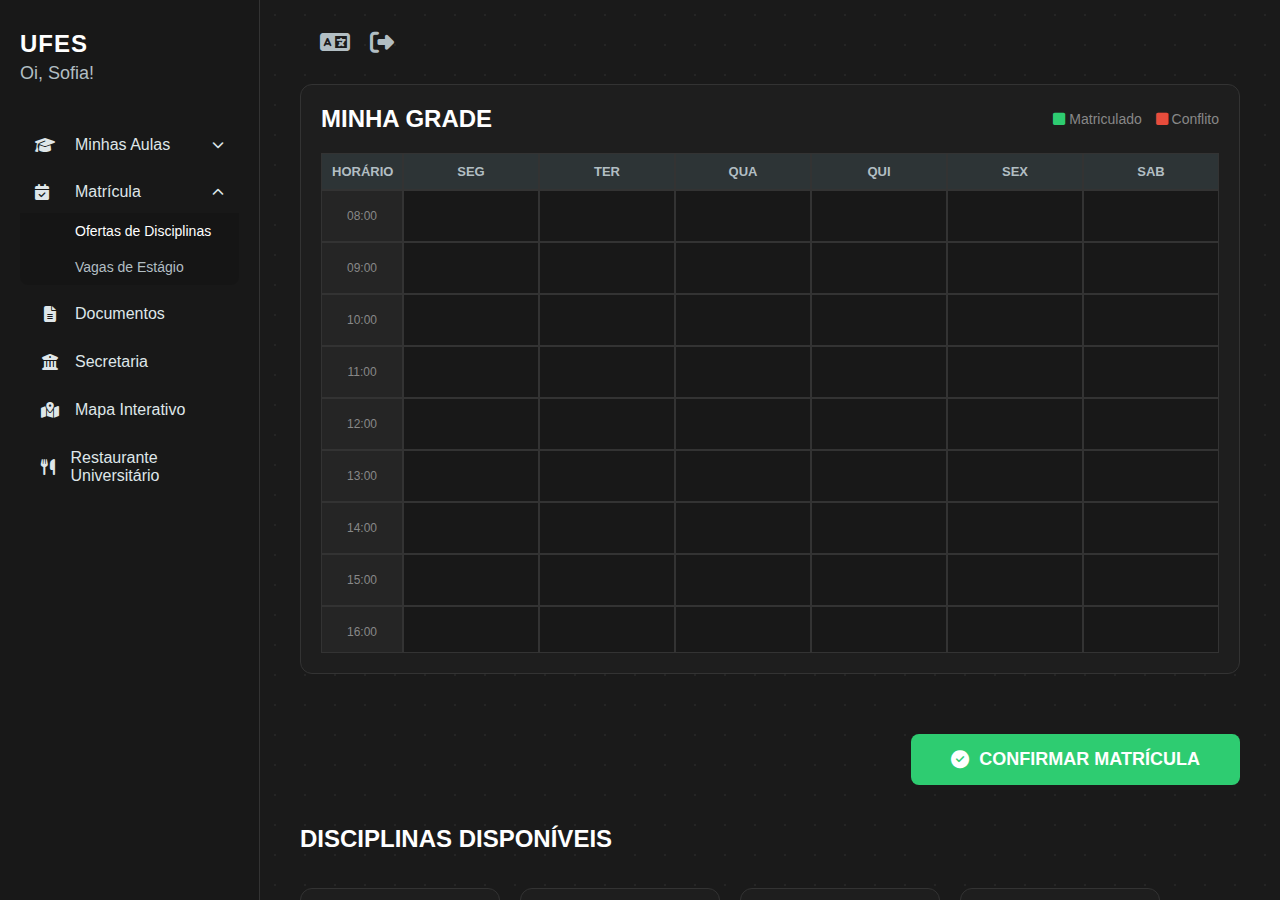
<file: index.html>
<!DOCTYPE html>
<html lang="pt-BR">
<head>
    <meta charset="UTF-8">
    <meta name="viewport" content="width=device-width, initial-scale=1.0">
    <title>UFES - Matrícula Semestral</title>
    
    <link rel="stylesheet" href="https://cdnjs.cloudflare.com/ajax/libs/font-awesome/6.4.0/css/all.min.css">
    
    <link rel="stylesheet" href="css/base.css">
    <link rel="stylesheet" href="css/sidebar.css">
    <link rel="stylesheet" href="css/components.css">
    <link rel="stylesheet" href="css/pages.css">
    <link rel="stylesheet" href="css/matricula.css">
</head>
<body>

    <aside class="sidebar">
        <div class="brand">
            <h1>UFES</h1>
            <p>Oi, Sofia!</p>
        </div>

        <nav class="accordion-menu">
            <div class="accordion-item">
                <button class="accordion-header" id="header-aulas">
                    <i class="fas fa-graduation-cap"></i> Minhas Aulas
                    <i class="fas fa-chevron-down arrow"></i>
                </button>
                <div class="accordion-content">
                    <a href="academico.html" class="sub-item">Acompanhamento</a>
                    <a href="curso.html" class="sub-item">Meu Curso</a>
                </div>
            </div>

            <div class="accordion-item active">
                <button class="accordion-header" id="header-matricula">
                    <i class="fas fa-calendar-check"></i> Matrícula
                    <i class="fas fa-chevron-down arrow"></i>
                </button>
                <div class="accordion-content" style="max-height: 200px;">
                    <a href="index.html" class="sub-item" style="color:#fff;">Ofertas de Disciplinas</a>
                    <a href="estagio.html" class="sub-item">Vagas de Estágio</a>
                </div>
            </div>

            <a href="documentos.html" class="nav-item">
                <i class="fas fa-file-alt"></i> Documentos
            </a>
            <a href="agenda.html" class="nav-item">
                <i class="fas fa-university"></i> Secretaria
            </a>
            
            <a href="mapa.html" class="nav-item">
                <i class="fas fa-map-marked-alt"></i> Mapa Interativo
            </a>
            <a href="cardapio.html" class="nav-item">
                <i class="fas fa-utensils"></i> Restaurante Universitário
            </a>
        </nav>
    </aside>

    <main class="main-content">
        
        <header class="top-header">
            <i class="fas fa-language icon-btn" title="Traduzir"></i>
            <i class="fas fa-sign-out-alt icon-btn" title="Sair"></i>
        </header>

        <div class="matricula-wrapper">
            
            <section class="schedule-section">
                <div class="schedule-header">
                    <h2 class="section-title" style="margin:0;">Minha Grade</h2>
                    <span style="color: #888; font-size: 14px;">
                        <i class="fas fa-square" style="color: #2ecc71;"></i> Matriculado 
                        <i class="fas fa-square" style="color: #e74c3c; margin-left:10px;"></i> Conflito
                    </span>
                </div>
                
                <div class="schedule-grid">
                    <div class="grid-header">Horário</div>
                    <div class="grid-header">SEG</div>
                    <div class="grid-header">TER</div>
                    <div class="grid-header">QUA</div>
                    <div class="grid-header">QUI</div>
                    <div class="grid-header">SEX</div>
                    <div class="grid-header">SAB</div>

                    <div class="grid-time-label">08:00</div>
                    <div class="grid-cell" data-day="seg" data-time="8"></div>
                    <div class="grid-cell" data-day="ter" data-time="8"></div>
                    <div class="grid-cell" data-day="qua" data-time="8"></div>
                    <div class="grid-cell" data-day="qui" data-time="8"></div>
                    <div class="grid-cell" data-day="sex" data-time="8"></div>
                    <div class="grid-cell" data-day="sab" data-time="8"></div>

                    <div class="grid-time-label">09:00</div>
                    <div class="grid-cell" data-day="seg" data-time="9"></div>
                    <div class="grid-cell" data-day="ter" data-time="9"></div>
                    <div class="grid-cell" data-day="qua" data-time="9"></div>
                    <div class="grid-cell" data-day="qui" data-time="9"></div>
                    <div class="grid-cell" data-day="sex" data-time="9"></div>
                    <div class="grid-cell" data-day="sab" data-time="9"></div>

                    <div class="grid-time-label">10:00</div>
                    <div class="grid-cell" data-day="seg" data-time="10"></div>
                    <div class="grid-cell" data-day="ter" data-time="10"></div>
                    <div class="grid-cell" data-day="qua" data-time="10"></div>
                    <div class="grid-cell" data-day="qui" data-time="10"></div>
                    <div class="grid-cell" data-day="sex" data-time="10"></div>
                    <div class="grid-cell" data-day="sab" data-time="10"></div>

                    <div class="grid-time-label">11:00</div>
                    <div class="grid-cell" data-day="seg" data-time="11"></div>
                    <div class="grid-cell" data-day="ter" data-time="11"></div>
                    <div class="grid-cell" data-day="qua" data-time="11"></div>
                    <div class="grid-cell" data-day="qui" data-time="11"></div>
                    <div class="grid-cell" data-day="sex" data-time="11"></div>
                    <div class="grid-cell" data-day="sab" data-time="11"></div>

                    <div class="grid-time-label">12:00</div>
                    <div class="grid-cell" data-day="seg" data-time="12"></div>
                    <div class="grid-cell" data-day="ter" data-time="12"></div>
                    <div class="grid-cell" data-day="qua" data-time="12"></div>
                    <div class="grid-cell" data-day="qui" data-time="12"></div>
                    <div class="grid-cell" data-day="sex" data-time="12"></div>
                    <div class="grid-cell" data-day="sab" data-time="12"></div>

                    <div class="grid-time-label">13:00</div>
                    <div class="grid-cell" data-day="seg" data-time="13"></div>
                    <div class="grid-cell" data-day="ter" data-time="13"></div>
                    <div class="grid-cell" data-day="qua" data-time="13"></div>
                    <div class="grid-cell" data-day="qui" data-time="13"></div>
                    <div class="grid-cell" data-day="sex" data-time="13"></div>
                    <div class="grid-cell" data-day="sab" data-time="13"></div>

                    <div class="grid-time-label">14:00</div>
                    <div class="grid-cell" data-day="seg" data-time="14"></div>
                    <div class="grid-cell" data-day="ter" data-time="14"></div>
                    <div class="grid-cell" data-day="qua" data-time="14"></div>
                    <div class="grid-cell" data-day="qui" data-time="14"></div>
                    <div class="grid-cell" data-day="sex" data-time="14"></div>
                    <div class="grid-cell" data-day="sab" data-time="14"></div>

                    <div class="grid-time-label">15:00</div>
                    <div class="grid-cell" data-day="seg" data-time="15"></div>
                    <div class="grid-cell" data-day="ter" data-time="15"></div>
                    <div class="grid-cell" data-day="qua" data-time="15"></div>
                    <div class="grid-cell" data-day="qui" data-time="15"></div>
                    <div class="grid-cell" data-day="sex" data-time="15"></div>
                    <div class="grid-cell" data-day="sab" data-time="15"></div>

                    <div class="grid-time-label">16:00</div>
                    <div class="grid-cell" data-day="seg" data-time="16"></div>
                    <div class="grid-cell" data-day="ter" data-time="16"></div>
                    <div class="grid-cell" data-day="qua" data-time="16"></div>
                    <div class="grid-cell" data-day="qui" data-time="16"></div>
                    <div class="grid-cell" data-day="sex" data-time="16"></div>
                    <div class="grid-cell" data-day="sab" data-time="16"></div>

                    <div class="grid-time-label">17:00</div>
                    <div class="grid-cell" data-day="seg" data-time="17"></div>
                    <div class="grid-cell" data-day="ter" data-time="17"></div>
                    <div class="grid-cell" data-day="qua" data-time="17"></div>
                    <div class="grid-cell" data-day="qui" data-time="17"></div>
                    <div class="grid-cell" data-day="sex" data-time="17"></div>
                    <div class="grid-cell" data-day="sab" data-time="17"></div>

                    <div class="grid-time-label">18:00</div>
                    <div class="grid-cell" data-day="seg" data-time="18"></div>
                    <div class="grid-cell" data-day="ter" data-time="18"></div>
                    <div class="grid-cell" data-day="qua" data-time="18"></div>
                    <div class="grid-cell" data-day="qui" data-time="18"></div>
                    <div class="grid-cell" data-day="sex" data-time="18"></div>
                    <div class="grid-cell" data-day="sab" data-time="18"></div>

                    <div class="grid-time-label">19:00</div>
                    <div class="grid-cell" data-day="seg" data-time="19"></div>
                    <div class="grid-cell" data-day="ter" data-time="19"></div>
                    <div class="grid-cell" data-day="qua" data-time="19"></div>
                    <div class="grid-cell" data-day="qui" data-time="19"></div>
                    <div class="grid-cell" data-day="sex" data-time="19"></div>
                    <div class="grid-cell" data-day="sab" data-time="19"></div>

                    <div class="grid-time-label">20:00</div>
                    <div class="grid-cell" data-day="seg" data-time="20"></div>
                    <div class="grid-cell" data-day="ter" data-time="20"></div>
                    <div class="grid-cell" data-day="qua" data-time="20"></div>
                    <div class="grid-cell" data-day="qui" data-time="20"></div>
                    <div class="grid-cell" data-day="sex" data-time="20"></div>
                    <div class="grid-cell" data-day="sab" data-time="20"></div>
                    
                    <div class="grid-time-label">21:00</div>
                    <div class="grid-cell" data-day="seg" data-time="21"></div>
                    <div class="grid-cell" data-day="ter" data-time="21"></div>
                    <div class="grid-cell" data-day="qua" data-time="21"></div>
                    <div class="grid-cell" data-day="qui" data-time="21"></div>
                    <div class="grid-cell" data-day="sex" data-time="21"></div>
                    <div class="grid-cell" data-day="sab" data-time="21"></div>
                    
                    <div class="grid-time-label">22:00</div>
                    <div class="grid-cell" data-day="seg" data-time="22"></div>
                    <div class="grid-cell" data-day="ter" data-time="22"></div>
                    <div class="grid-cell" data-day="qua" data-time="22"></div>
                    <div class="grid-cell" data-day="qui" data-time="22"></div>
                    <div class="grid-cell" data-day="sex" data-time="22"></div>
                    <div class="grid-cell" data-day="sab" data-time="22"></div>

                </div>
            </section>

            <div style="display: flex; justify-content: flex-end; margin-top: 20px;">
                <a href="sucesso_matricula.html" class="btn" style="background-color: #2ecc71; color: white; text-decoration: none; font-size: 18px; padding: 15px 40px; border-radius: 8px; display: flex; align-items: center; gap: 10px; transition: transform 0.2s;">
                <i class="fas fa-check-circle"></i> Confirmar Matrícula
                </a>
            </div>

            <section class="subjects-section">
                <h2 class="section-title">Disciplinas Disponíveis</h2>
                
                <div class="cards-container">
                    
                    <div class="subject-card">
                        <div class="period-badge">3º</div>
                        <div class="subject-icon"><i class="fas fa-calculator"></i></div>
                        <h3 class="subject-name">Cálculo II</h3>
                        <div class="subject-details">+Detalhes</div>
                        <button class="btn-view-classes" onclick="openModal('Cálculo II', 'calc2')">Ver Turmas</button>
                    </div>

                    <div class="subject-card">
                        <div class="period-badge">4º</div>
                        <div class="subject-icon"><i class="fas fa-network-wired"></i></div>
                        <h3 class="subject-name">Redes I</h3>
                        <div class="subject-details">+Detalhes</div>
                        <button class="btn-view-classes" onclick="openModal('Redes I', 'redes1')">Ver Turmas</button>
                    </div>

                    <div class="subject-card">
                        <div class="period-badge">2º</div>
                        <div class="subject-icon"><i class="fas fa-database"></i></div>
                        <h3 class="subject-name">Banco de Dados</h3>
                        <div class="subject-details">+Detalhes</div>
                        <button class="btn-view-classes" onclick="openModal('Banco de Dados', 'bd')">Ver Turmas</button>
                    </div>

                    <div class="subject-card">
                        <div class="period-badge">5º</div>
                        <div class="subject-icon"><i class="fas fa-robot"></i></div>
                        <h3 class="subject-name">Inteligência Art.</h3>
                        <div class="subject-details">+Detalhes</div>
                        <button class="btn-view-classes" onclick="openModal('Inteligência Art.', 'ia')">Ver Turmas</button>
                    </div>

                    <div class="subject-card">
                        <div class="period-badge" style="background-color: #9b59b6;">Opt</div>
                        <div class="subject-icon"><i class="fas fa-book-reader"></i></div>
                        <h3 class="subject-name">Lit. Russa</h3>
                        <div class="subject-details">+Detalhes</div>
                        <button class="btn-view-classes" onclick="openModal('Lit. Russa', 'lit')">Ver Turmas</button>
                    </div>

                </div>
            </section>
     
        </div>

    </main>

    <div class="modal-overlay" id="classModal">
        <div class="modal-content">
            <div class="modal-header">
                <h3 class="modal-title" id="modalSubjectTitle">Nome da Matéria</h3>
                <button class="close-modal" onclick="closeModal()"><i class="fas fa-times"></i></button>
            </div>
            
            <table class="classes-table">
                <thead>
                    <tr>
                        <th>Turno</th>
                        <th>Curso</th>
                        <th>Horário</th>
                        <th>Ação</th>
                    </tr>
                </thead>
                <tbody id="modalTableBody">
                    </tbody>
            </table>
        </div>
    </div>

    <script src="main.js"></script>
    <script>
        const classesData = {
            'calc2': [
                { id: 'c2-t1', shift: 'morning', course: 'Eng. Computação', days: ['seg', 'qua'], timeStart: 8, timeEnd: 10 },
                { id: 'c2-t2', shift: 'afternoon', course: 'Matemática', days: ['ter', 'qui'], timeStart: 14, timeEnd: 16 }
            ],
            'redes1': [
                { id: 'r1-t1', shift: 'morning', course: 'Ciência Comp.', days: ['seg', 'qua'], timeStart: 10, timeEnd: 12 },
                { id: 'r1-t2', shift: 'night', course: 'Sist. Info', days: ['ter', 'qui'], timeStart: 19, timeEnd: 21 }
            ],
            'bd': [
                { id: 'bd-t1', shift: 'morning', course: 'Ciência Comp.', days: ['ter', 'qui'], timeStart: 8, timeEnd: 10 }
            ],
            'ia': [
                { id: 'ia-t1', shift: 'morning', course: 'Eng. Computação', days: ['seg', 'qua'], timeStart: 8, timeEnd: 10 }
            ],
            'lit': [
                { id: 'lit-t1', shift: 'morning', course: 'Letras', days: ['sex'], timeStart: 8, timeEnd: 12 }
            ]
        };

        let enrolledClasses = [];

        function openModal(subjectName, subjectKey) {
            document.getElementById('modalSubjectTitle').innerText = subjectName;
            const tbody = document.getElementById('modalTableBody');
            tbody.innerHTML = '';

            const classes = classesData[subjectKey] || [];
            
            classes.forEach(cls => {
                let shiftIcon = '';
                if(cls.shift === 'morning') shiftIcon = '<i class="fas fa-sun shift-icon shift-morning"></i> Matutino';
                else if(cls.shift === 'afternoon') shiftIcon = '<i class="fas fa-cloud-sun shift-icon shift-afternoon"></i> Vespertino';
                else shiftIcon = '<i class="fas fa-moon shift-icon shift-night"></i> Noturno';

                const daysStr = cls.days.map(d => d.toUpperCase()).join('/');
                const timeStr = `${cls.timeStart}:00 - ${cls.timeEnd}:00`;

                const isEnrolled = enrolledClasses.includes(cls.id);
                const btnText = isEnrolled ? 'Remover' : 'Adicionar';
                const btnStyle = isEnrolled ? 'background-color: #c0392b;' : '';

                const tr = document.createElement('tr');
                tr.innerHTML = `
                    <td>${shiftIcon}</td>
                    <td>${cls.course}</td>
                    <td>${daysStr} <br> <small style="color:#888">${timeStr}</small></td>
                    <td>
                        <button class="btn-add" style="${btnStyle}" onclick="toggleEnrollment('${cls.id}', '${subjectName}', '${subjectKey}')">
                            ${btnText}
                        </button>
                    </td>
                `;
                tbody.appendChild(tr);
            });

            document.getElementById('classModal').style.display = 'flex';
        }

        function closeModal() {
            document.getElementById('classModal').style.display = 'none';
        }

        function toggleEnrollment(classId, subjectName, subjectKey) {
            
            if (enrolledClasses.includes(classId)) {
                enrolledClasses = enrolledClasses.filter(id => id !== classId);
                document.querySelectorAll(`.block-${classId}`).forEach(el => el.remove());
                
                refreshGridColors();

            } else {
                enrolledClasses.push(classId);
                const cls = classesData[subjectKey].find(c => c.id === classId);
                
                cls.days.forEach(day => {
                    for(let h = cls.timeStart; h < cls.timeEnd; h++) {
                        const cell = document.querySelector(`.grid-cell[data-day="${day}"][data-time="${h}"]`);
                        if(cell) {
                            const block = document.createElement('div');
                            block.className = `class-block block-${classId} block-green`;
                            block.innerHTML = `<strong>${subjectName.substr(0, 8)}..</strong>`;
                            cell.appendChild(block);
                        }
                    }
                });

                refreshGridColors();
            }

            closeModal();
        }

        function refreshGridColors() {
            // Verificar cada célula da grade
            const cells = document.querySelectorAll('.grid-cell');
            
            cells.forEach(cell => {
                const blocks = cell.querySelectorAll('.class-block');
                
                if (blocks.length > 1) {
                    // CONFLITO!
                    blocks.forEach(b => {
                        b.classList.remove('block-green');
                        b.classList.add('block-red');
                        b.setAttribute('title', 'Conflito de Horário!');
                    });
                } else if (blocks.length === 1) {
                    // Sem conflito
                    const b = blocks[0];
                    b.classList.remove('block-red');
                    b.classList.add('block-green');
                    b.removeAttribute('title');
                }
            });
        }

        // Fechar modal ao clicar fora
        window.onclick = function(event) {
            const modal = document.getElementById('classModal');
            if (event.target == modal) {
                closeModal();
            }
        }
    </script>
</body>
</html>
</file>
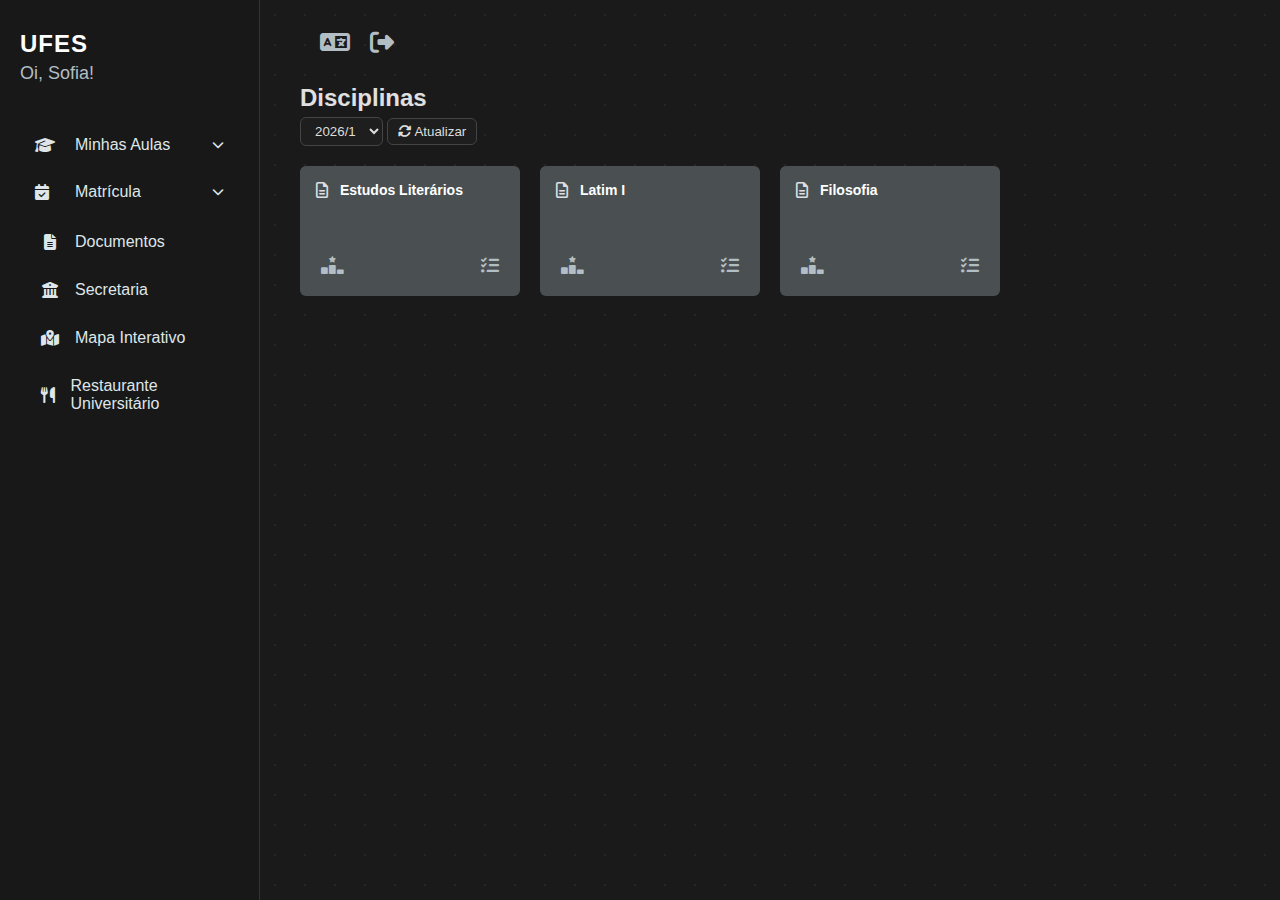
<file: academico.html>
<!DOCTYPE html>
<html lang="pt-BR">
<head>
    <meta charset="UTF-8">
    <meta name="viewport" content="width=device-width, initial-scale=1.0">
    <title>Acompanhamento Acadêmico</title>
    
    <link rel="stylesheet" href="https://cdnjs.cloudflare.com/ajax/libs/font-awesome/6.4.0/css/all.min.css">
    
    <link rel="stylesheet" href="css/base.css">
    <link rel="stylesheet" href="css/sidebar.css">
    <link rel="stylesheet" href="css/components.css">
    <link rel="stylesheet" href="css/pages.css">
    <link rel="stylesheet" href="css/documento.css">
    <script src="main.js"></script>

</head>
<body>

    <aside class="sidebar">
        <div class="brand">
            <h1>UFES</h1>
            <p>Oi, Sofia!</p>
        </div>

        <nav class="accordion-menu">
            <div class="accordion-item">
                <button class="accordion-header" id="header-aulas">
                    <i class="fas fa-graduation-cap"></i> Minhas Aulas
                    <i class="fas fa-chevron-down arrow"></i>
                </button>
                <div class="accordion-content">
                    <a href="academico.html" class="sub-item">Acompanhamento</a>
                    <a href="curso.html" class="sub-item">Meu Curso</a>
                </div>
            </div>

            <div class="accordion-item">
                <button class="accordion-header" id="header-matricula">
                    <i class="fas fa-calendar-check"></i> Matrícula
                    <i class="fas fa-chevron-down arrow"></i>
                </button>
                <div class="accordion-content">
                    <a href="index.html" class="sub-item">Ofertas de Disciplinas</a>
                    <a href="estagio.html" class="sub-item">Vagas de Estágio</a>
                </div>
            </div>

            <a href="documentos.html" class="nav-item">
                <i class="fas fa-file-alt"></i> Documentos
            </a>

            <a href="agenda.html" class="nav-item">
                <i class="fas fa-university"></i> Secretaria
            </a>

            <a href="mapa.html" class="nav-item">
                <i class="fas fa-map-marked-alt"></i> Mapa Interativo
            </a>

            <a href="cardapio.html" class="nav-item">
                <i class="fas fa-utensils"></i> Restaurante Universitário
            </a>
        </nav>
    </aside>

    <main class="main-content">
        
        <header class="top-header">
            <i class="fas fa-language icon-btn" title="Traduzir"></i>
            <i class="fas fa-sign-out-alt icon-btn" title="Sair"></i>
        </header>

        <div class="documents-container">
            
            <div class="docs-header-bar">
                <h2 class="page-title">Disciplinas</h2>
                
                <div class="docs-filters">
                    <select class="filter-dropdown">
                        <option>2026/1</option>
                        <option>2025/2</option>
                    </select>
                    
                    <button class="btn-refresh">
                        <i class="fas fa-sync-alt"></i> Atualizar
                    </button>
                </div>
            </div>
            
            <div class="docs-grid">
                
                <div class="doc-card">
                    <div class="doc-content-top">
                        <i class="far fa-file-alt doc-icon-type"></i>
                        <span class="doc-name">Estudos Literários</span>
                    </div>
                    <div class="doc-content-bottom">
                        <i class="fa-solid fa-ranking-star" title="Notas" onclick="openGrades('Estudos Literários', [8.5, 9.0, 7.5])"></i>
                        <i class="fa-solid fa-list-check" title="Presenças" onclick="openAttendance('Estudos Literários', 2, ['12/03 - Atraso', '15/04 - Doença'])"></i>
                    </div>
                </div>

                <div class="doc-card">
                    <div class="doc-content-top">
                        <i class="far fa-file-alt doc-icon-type"></i>
                        <span class="doc-name">Latim I</span>
                    </div>
                    <div class="doc-content-bottom">
                        <i class="fa-solid fa-ranking-star" title="Notas" onclick="openGrades('Latim I', [6.0, 5.5, 8.0])"></i>
                        <i class="fa-solid fa-list-check" title="Presenças" onclick="openAttendance('Latim I', 5, ['10/02 - Sem justif.', '12/02 - Sem justif.', '20/03 - Atraso', '01/04 - Viagem', '05/05 - Sem justif.'])"></i>
                    </div>
                </div>

                <div class="doc-card">
                    <div class="doc-content-top">
                        <i class="far fa-file-alt doc-icon-type"></i>
                        <span class="doc-name">Filosofia</span>
                    </div>
                    <div class="doc-content-bottom">
                        <i class="fa-solid fa-ranking-star" title="Notas" onclick="openGrades('Filosofia', [10.0, 9.5, 10.0])"></i>
                        <i class="fa-solid fa-list-check" title="Presenças" onclick="openAttendance('Filosofia', 0, [])"></i>
                    </div>
                </div>

            </div>
        </div>
    </main>

    <div class="modal-overlay" id="academicModal">
        <div class="modal-content">
            <div class="modal-header">
                <h3 class="modal-title" id="modalTitle">Título</h3>
                <button class="close-modal" onclick="closeModal()"><i class="fas fa-times"></i></button>
            </div>
            
            <div class="modal-body" id="modalBody">
                </div>
        </div>
    </div>
  
    <script src="main.js"></script>

    <script>
        let myChart = null; // Variável global para destruir o gráfico anterior

        function openGrades(subject, grades) {
            const modal = document.getElementById('academicModal');
            document.getElementById('modalTitle').innerText = 'Notas: ' + subject;
            
            const html = `
                <div class="chart-wrapper">
                    <canvas id="gradesChart"></canvas>
                </div>
                <div style="margin-top:20px; text-align:center;">
                    <p>Média Parcial: <strong>${((grades.reduce((a,b)=>a+b,0))/grades.length).toFixed(1)}</strong></p>
                </div>
            `;
            document.getElementById('modalBody').innerHTML = html;
            modal.style.display = 'flex';

            const ctx = document.getElementById('gradesChart').getContext('2d');
            
            if (myChart) myChart.destroy();

            myChart = new Chart(ctx, {
                type: 'bar',
                data: {
                    labels: ['Avaliação 1', 'Avaliação 2', 'Avaliação 3'],
                    datasets: [{
                        label: 'Pontuação',
                        data: grades,
                        backgroundColor: [
                            'rgba(52, 152, 219, 0.7)', // Azul
                            'rgba(155, 89, 182, 0.7)', // Roxo
                            'rgba(46, 204, 113, 0.7)'  // Verde
                        ],
                        borderColor: [
                            'rgba(52, 152, 219, 1)',
                            'rgba(155, 89, 182, 1)',
                            'rgba(46, 204, 113, 1)'
                        ],
                        borderWidth: 1
                    }]
                },
                options: {
                    responsive: true,
                    maintainAspectRatio: false,
                    scales: {
                        y: {
                            beginAtZero: true,
                            max: 10,
                            ticks: { color: '#aaa' },
                            grid: { color: '#333' }
                        },
                        x: {
                            ticks: { color: '#aaa' },
                            grid: { display: false }
                        }
                    },
                    plugins: {
                        legend: { display: false } // Esconde a legenda padrão
                    }
                }
            });
        }

        function openAttendance(subject, absences, reasons) {
            const modal = document.getElementById('academicModal');
            document.getElementById('modalTitle').innerText = 'Frequência: ' + subject;

            const maxCharges = 7;
            const remainingCharges = Math.max(0, maxCharges - absences);
            let batteryHTML = '';

            let batteryClass = '';
            if (remainingCharges <= 2) batteryClass = 'battery-critical';
            else if (remainingCharges <= 4) batteryClass = 'battery-warning';

            for (let i = 0; i < maxCharges; i++) {
                if (i < remainingCharges) {
                    batteryHTML += '<div class="battery-charge"></div>';
                } else {
                    batteryHTML += '<div class="battery-charge charge-lost"></div>';
                }
            }

            let rows = '';
            if (reasons.length > 0) {
                reasons.forEach(r => {
                    rows += `<tr><td>${r}</td></tr>`;
                });
            } else {
                rows = '<tr><td style="text-align:center; color:#888;">Nenhuma falta registrada! ✨</td></tr>';
            }

            const html = `
                <div class="battery-container ${batteryClass}">
                    <div class="battery-visual">
                        ${batteryHTML}
                    </div>
                    <div class="battery-info">
                        <span class="battery-value">${absences} Faltas</span>
                        <span class="battery-text">Limite: ${maxCharges}</span>
                    </div>
                </div>

                <h4 style="color:#b2bec3; margin-bottom:10px;">Histórico de Ausências</h4>
                <table class="attendance-table">
                    <thead>
                        <tr><th>Data / Motivo</th></tr>
                    </thead>
                    <tbody>
                        ${rows}
                    </tbody>
                </table>
            `;

            document.getElementById('modalBody').innerHTML = html;
            modal.style.display = 'flex';
        }

        function closeModal() {
            document.getElementById('academicModal').style.display = 'none';
        }

        window.onclick = function(event) {
            const modal = document.getElementById('academicModal');
            if (event.target == modal) {
                closeModal();
            }
        }
    </script>

    <script src="main.js"></script>
</body>
</html>
</file>
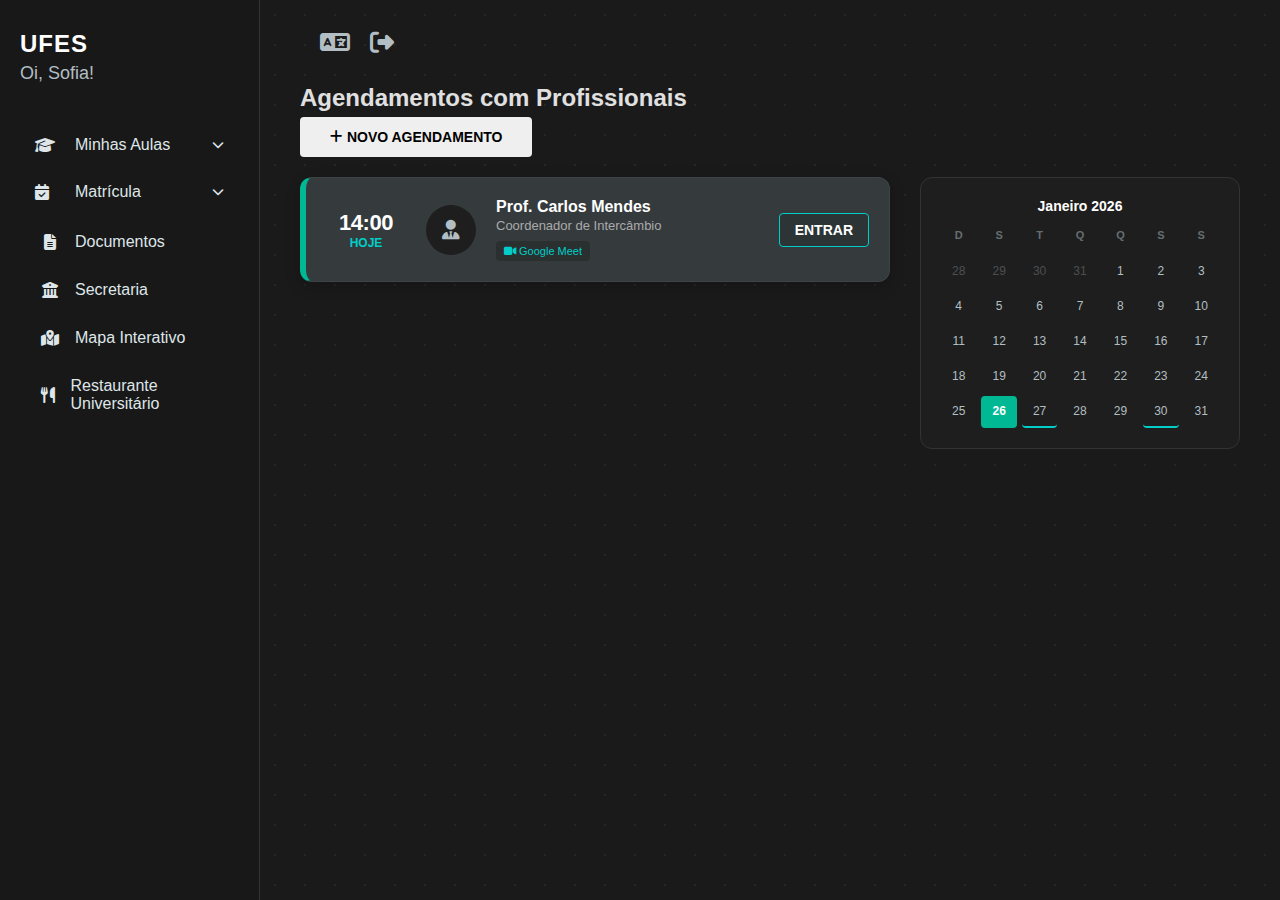
<file: agenda.html>
<!DOCTYPE html>
<html lang="pt-BR">
<head>
    <meta charset="UTF-8">
    <meta name="viewport" content="width=device-width, initial-scale=1.0">
    <title>UFES - Agenda de Suporte</title>
    
    <link rel="stylesheet" href="https://cdnjs.cloudflare.com/ajax/libs/font-awesome/6.4.0/css/all.min.css">
    
    <link rel="stylesheet" href="css/base.css">
    <link rel="stylesheet" href="css/sidebar.css">
    <link rel="stylesheet" href="css/components.css">
    <link rel="stylesheet" href="css/pages.css">
    <link rel="stylesheet" href="css/agenda.css">
</head>
<body>

    <aside class="sidebar">
        <div class="brand">
            <h1>UFES</h1>
            <p>Oi, Sofia!</p>
        </div>

        <nav class="accordion-menu">
            <div class="accordion-item">
                <button class="accordion-header" id="header-aulas">
                    <i class="fas fa-graduation-cap"></i> Minhas Aulas
                    <i class="fas fa-chevron-down arrow"></i>
                </button>
                <div class="accordion-content">
                    <a href="academico.html" class="sub-item">Acompanhamento</a>
                    <a href="curso.html" class="sub-item">Meu Curso</a>
                </div>
            </div>

            <div class="accordion-item">
                <button class="accordion-header" id="header-matricula">
                    <i class="fas fa-calendar-check"></i> Matrícula
                    <i class="fas fa-chevron-down arrow"></i>
                </button>
                <div class="accordion-content">
                    <a href="index.html" class="sub-item">Ofertas de Disciplinas</a>
                    <a href="estagio.html" class="sub-item">Vagas de Estágio</a>
                </div>
            </div>

            <a href="documentos.html" class="nav-item">
                <i class="fas fa-file-alt"></i> Documentos
            </a>

            <a href="agenda.html" class="nav-item">
                <i class="fas fa-university"></i> Secretaria
            </a>

            

            <a href="mapa.html" class="nav-item">
                <i class="fas fa-map-marked-alt"></i> Mapa Interativo
            </a>

            <a href="cardapio.html" class="nav-item">
                <i class="fas fa-utensils"></i> Restaurante Universitário
            </a>
        </nav>
    </aside>

    <main class="main-content">
        <header class="top-header">
            <i class="fas fa-language icon-btn" title="Traduzir"></i>
            <i class="fas fa-sign-out-alt icon-btn" title="Sair"></i>
        </header>

        <div class="agenda-container">
            <div class="docs-header-bar">
                <h2 class="page-title">Agendamentos com Profissionais</h2>
                <button class="btn btn-confirm" onclick="openBookingModal()">
                    <i class="fas fa-plus"></i> Novo Agendamento
                </button>
            </div>

            <div class="agenda-layout">
                <div class="appointments-list" id="appointmentsList">
                    <div class="appointment-card today">
                        <div class="appt-time">
                            <span class="appt-hour">14:00</span>
                            <span class="appt-date">HOJE</span>
                        </div>
                        <div class="appt-avatar"><i class="fas fa-user-tie"></i></div>
                        <div class="appt-details">
                            <h4 class="appt-person">Prof. Carlos Mendes</h4>
                            <p class="appt-role">Coordenador de Intercâmbio</p>
                            <div class="appt-tags">
                                <span class="tag tag-online"><i class="fas fa-video"></i> Google Meet</span>
                            </div>
                        </div>
                        <div class="appt-action">
                            <button class="btn btn-video">ENTRAR</button>
                        </div>
                    </div>
                </div>

                <div class="mini-calendar-panel">
                    <h3 class="panel-title">Janeiro 2026</h3>
                    <div class="calendar-grid small-grid">
                        <div class="day-header">D</div><div class="day-header">S</div>
                        <div class="day-header">T</div><div class="day-header">Q</div>
                        <div class="day-header">Q</div><div class="day-header">S</div>
                        <div class="day-header">S</div>
                        <div class="grid-cell inactive">28</div><div class="grid-cell inactive">29</div>
                        <div class="grid-cell inactive">30</div><div class="grid-cell inactive">31</div>
                        <div class="grid-cell">1</div><div class="grid-cell">2</div><div class="grid-cell">3</div>
                        <div class="grid-cell">4</div><div class="grid-cell">5</div><div class="grid-cell">6</div>
                        <div class="grid-cell">7</div><div class="grid-cell">8</div><div class="grid-cell">9</div>
                        <div class="grid-cell">10</div>
                        <div class="grid-cell">11</div><div class="grid-cell">12</div><div class="grid-cell">13</div>
                        <div class="grid-cell">14</div><div class="grid-cell">15</div><div class="grid-cell">16</div>
                        <div class="grid-cell">17</div>
                        <div class="grid-cell">18</div><div class="grid-cell">19</div><div class="grid-cell">20</div>
                        <div class="grid-cell">21</div><div class="grid-cell">22</div><div class="grid-cell">23</div>
                        <div class="grid-cell">24</div>
                        <div class="grid-cell">25</div><div class="grid-cell current-day">26</div>
                        <div class="grid-cell has-event">27</div><div class="grid-cell">28</div>
                        <div class="grid-cell">29</div><div class="grid-cell has-event">30</div>
                        <div class="grid-cell">31</div>
                    </div>
                </div>
            </div>
        </div>
    </main>

    <div class="modal-overlay" id="bookingModal">
        <div class="modal-content">
            <div class="modal-header">
                <h3 class="modal-title">Novo Agendamento</h3>
                <button class="close-modal" onclick="closeBookingModal()"><i class="fas fa-times"></i></button>
            </div>

            <div class="modal-body">
                <form id="bookingForm" onsubmit="handleFormSubmit(event)">
                    
                    <div class="form-group">
                        <label class="form-label">Profissional / Setor</label>
                        <select id="profSelect" class="form-select" required>
                            <option value="Coordenador de Intercâmbio">Coordenador de Intercâmbio</option>
                            <option value="Secretaria Acadêmica">Secretaria Acadêmica</option>
                            <option value="Orientação de Estágio">Orientação de Estágio</option>
                        </select>
                    </div>

                    <div class="form-group">
                        <label class="form-label">Selecione o Dia</label>
                        <div class="calendar-picker">
                            <div class="calendar-picker-header">
                                <button type="button" onclick="changeMonth(-1)">&lt;</button>
                                <span id="currentMonthDisplay">Janeiro 2026</span>
                                <button type="button" onclick="changeMonth(1)">&gt;</button>
                            </div>
                            <div class="calendar-picker-grid" id="calendarGrid">
                                </div>
                        </div>
                        <input type="hidden" id="selectedDate" required>
                    </div>

                    <div class="form-group">
                        <label class="form-label">Hora (Formato Militar: 00:00 - 23:59)</label>
                        <input type="text" id="militaryTimeInput" class="form-input" 
                            placeholder="Ex: 14:30" pattern="^([01]\d|2[0-3]):([0-5]\d)$" 
                            maxlength="5" required>
                        <small style="color: #888; display: block; margin-top: 5px;">Use o formato 24h.</small>
                    </div>

                    <button type="submit" class="btn-submit">Confirmar Agendamento</button>
                </form>
            </div>
        </div>
    </div>

    <script src="main.js"></script>
    <script>
        function selectQuickDate(element, dateValue) {
            document.querySelectorAll('.date-option').forEach(opt => opt.classList.remove('selected'));
            
            element.classList.add('selected');
            
            document.getElementById('selectedDate').value = dateValue;
        }

        function openBookingModal() {
            document.getElementById('bookingModal').style.display = 'flex';
        }

        function closeBookingModal() {
            document.getElementById('bookingModal').style.display = 'none';
        }

        function handleFormSubmit(event) {
            event.preventDefault();
            const prof = document.getElementById('profSelect').value;
            const date = document.getElementById('selectedDate').value;
            const time = document.getElementById('timeSelect').value;

            if (!date) {
                alert("Por favor, selecione uma data.");
                return;
            }
            const newListEntry = `
                <div class="appointment-card">
                    <div class="appt-time">
                        <span class="appt-hour">${hour}</span>
                        <span class="appt-date">${dateStr}</span>
                    </div>
                    <div class="appt-avatar"><i class="fas fa-university"></i></div>
                    <div class="appt-details">
                        <h4 class="appt-person">${prof}</h4>
                        <p class="appt-role">Agendamento Solicitado</p>
                        <div class="appt-tags">
                            <span class="tag tag-presencial"><i class="fas fa-building"></i> Prédio Administrativo</span>
                        </div>
                    </div>
                    <div class="appt-action">
                        <button class="btn btn-outline">Detalhes</button>
                    </div>
                </div>
            `;

            document.getElementById('appointmentsList').innerHTML += newListEntry;
            closeBookingModal();
            event.target.reset();
        }

        window.onclick = function(event) {
            const modal = document.getElementById('bookingModal');
            if (event.target == modal) closeBookingModal();
        }


        let currentViewDate = new Date(2026, 0, 1);

        function renderCalendar() {
            const grid = document.getElementById('calendarGrid');
            const display = document.getElementById('currentMonthDisplay');
            grid.innerHTML = '';

            const days = ["D", "S", "T", "Q", "Q", "S", "S"];
            const months = ["Janeiro", "Fevereiro", "Março", "Abril", "Maio", "Junho", 
                            "Julho", "Agosto", "Setembro", "Outubro", "Novembro", "Dezembro"];

            display.innerText = `${months[currentViewDate.getMonth()]} ${currentViewDate.getFullYear()}`;

            // Cabeçalhos
            days.forEach(d => {
                const el = document.createElement('div');
                el.className = 'cal-weekday';
                el.innerText = d;
                grid.appendChild(el);
            });

            const firstDay = new Date(currentViewDate.getFullYear(), currentViewDate.getMonth(), 1).getDay();
            const lastDay = new Date(currentViewDate.getFullYear(), currentViewDate.getMonth() + 1, 0).getDate();

            for (let i = 0; i < firstDay; i++) {
                const empty = document.createElement('div');
                empty.className = 'cal-day empty';
                grid.appendChild(empty);
            }

            for (let d = 1; d <= lastDay; d++) {
                const cell = document.createElement('div');
                cell.className = 'cal-day';
                cell.innerText = d;
                cell.onclick = () => {
                    document.querySelectorAll('.cal-day').forEach(c => c.classList.remove('selected'));
                    cell.classList.add('selected');
                    document.getElementById('selectedDate').value = `${currentViewDate.getFullYear()}-${currentViewDate.getMonth()+1}-${d}`;
                };
                grid.appendChild(cell);
            }
        }

        document.getElementById('militaryTimeInput').addEventListener('input', function(e) {
            let v = e.target.value.replace(/\D/g, '');
            if (v.length >= 3) {
                e.target.value = v.substring(0, 2) + ":" + v.substring(2, 4);
            }
        });

        function changeMonth(step) {
            currentViewDate.setMonth(currentViewDate.getMonth() + step);
            renderCalendar();
        }

        document.addEventListener('DOMContentLoaded', renderCalendar);

        
    </script>
</body>
</html>
</file>
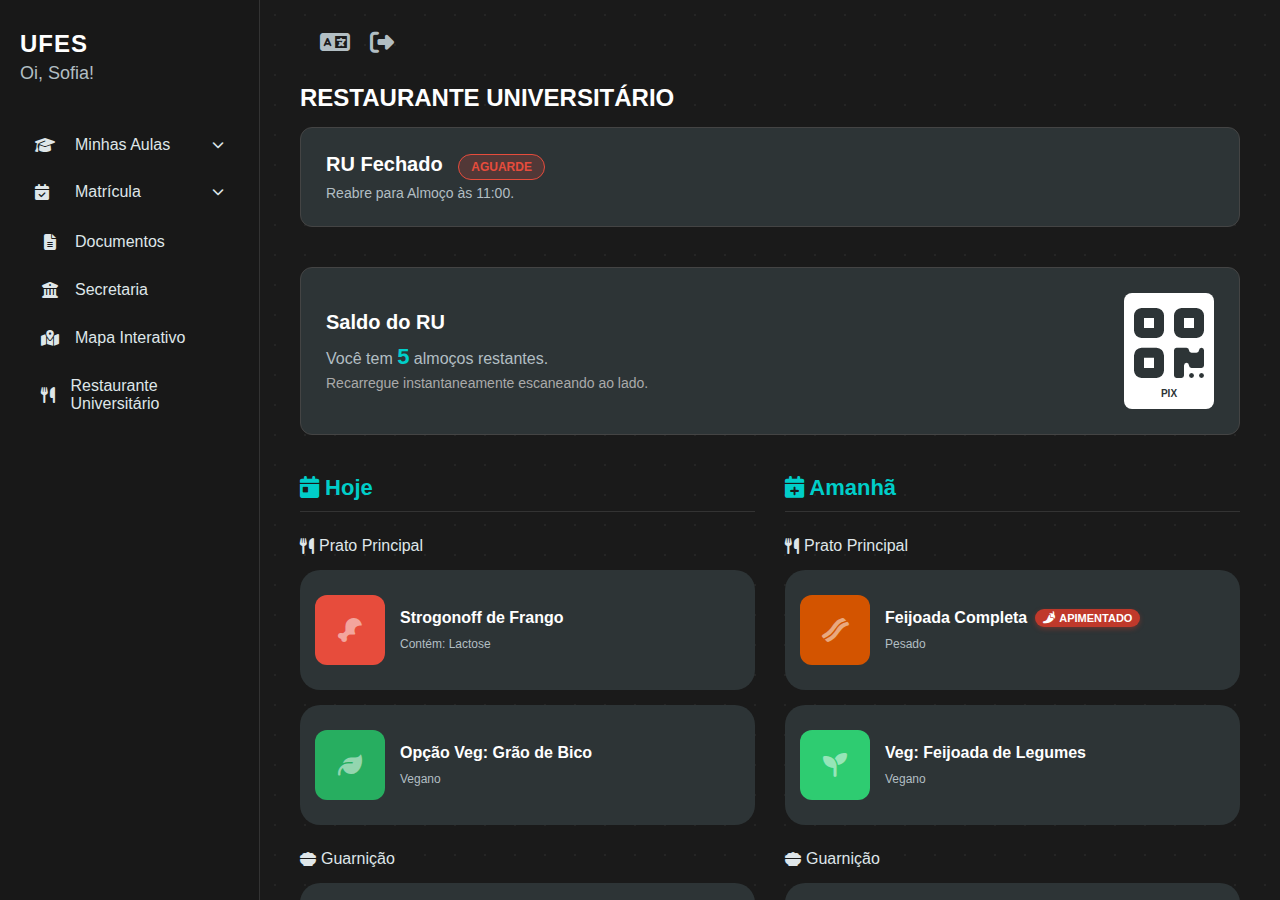
<file: cardapio.html>
<!DOCTYPE html>
<html lang="pt-BR">
<head>
    <meta charset="UTF-8">
    <meta name="viewport" content="width=device-width, initial-scale=1.0">
    <title>Restaurante Universitário</title>
    
    <link rel="stylesheet" href="https://cdnjs.cloudflare.com/ajax/libs/font-awesome/6.4.0/css/all.min.css">
    <link rel="stylesheet" href="https://fonts.googleapis.com/css2?family=Material+Symbols+Outlined:opsz,wght,FILL,GRAD@24,400,0,0" />
    
    <link rel="stylesheet" href="css/base.css">
    <link rel="stylesheet" href="css/sidebar.css">
    <link rel="stylesheet" href="css/components.css">
    <link rel="stylesheet" href="css/pages.css">
    <link rel="stylesheet" href="css/cardapio.css">
</head>
<body>

    <aside class="sidebar">
        <div class="brand">
            <h1>UFES</h1>
            <p>Oi, Sofia!</p>
        </div>

        <nav class="accordion-menu">
            <div class="accordion-item">
                <button class="accordion-header" id="header-aulas">
                    <i class="fas fa-graduation-cap"></i> Minhas Aulas
                    <i class="fas fa-chevron-down arrow"></i>
                </button>
                <div class="accordion-content">
                    <a href="academico.html" class="sub-item">Acompanhamento</a>
                    <a href="curso.html" class="sub-item">Meu Curso</a>
                </div>
            </div>

            <div class="accordion-item">
                <button class="accordion-header" id="header-matricula">
                    <i class="fas fa-calendar-check"></i> Matrícula
                    <i class="fas fa-chevron-down arrow"></i>
                </button>
                <div class="accordion-content">
                    <a href="index.html" class="sub-item">Ofertas de Disciplinas</a>
                    <a href="estagio.html" class="sub-item">Vagas de Estágio</a>
                </div>
            </div>

            <a href="documentos.html" class="nav-item">
                <i class="fas fa-file-alt"></i> Documentos
            </a>

            <a href="agenda.html" class="nav-item">
                <i class="fas fa-university"></i> Secretaria
            </a>

            <a href="mapa.html" class="nav-item">
                <i class="fas fa-map-marked-alt"></i> Mapa Interativo
            </a>

            <a href="cardapio.html" class="nav-item active">
                <i class="fas fa-utensils"></i> Restaurante Universitário
            </a>
        </nav>
    </aside>

    <main class="main-content">
        
        <header class="top-header">
            <i class="fas fa-language icon-btn" title="Traduzir / Translate"></i>
            <i class="fas fa-sign-out-alt icon-btn" title="Sair"></i>
        </header>

        <section>
            <h1 class="section-title">Restaurante Universitário</h1>
            
            <div class="status-panel">
                <div class="status-info">
                    <h2 id="ru-status-text">Carregando status...</h2>
                    <p id="ru-message">Verificando horários de funcionamento.</p>
                </div>
                <div class="timer-display" id="timer-container" style="display: none;">
                    <span class="timer-label">Fecha em</span>
                    <div class="timer-numbers" id="countdown">00:00:00</div>
                </div>
            </div>

            <div class="status-panel" style="margin-top: 20px; background-color: #2d3436; border: 1px solid #444; display: flex; align-items: center; gap: 30px;">
            
            <div style="flex: 1;">
                <h2 style="font-size: 20px; color: #fff; margin-bottom: 10px;">Saldo do RU</h2>
                <p style="color: #b2bec3; font-size: 16px;">
                    Você tem <strong style="color: #00cec9; font-size: 22px;">5</strong> almoços restantes.
                </p>
                <p style="color: #aaa; font-size: 14px; margin-top: 5px;">
                    Recarregue instantaneamente escaneando ao lado.
                </p>
            </div>

            <div style="background: #fff; padding: 10px; border-radius: 8px; text-align: center;">
                <i class="fas fa-qrcode" style="font-size: 80px; color: #2d3436;"></i>
                <p style="color: #2d3436; font-size: 10px; font-weight: bold; margin-top: 5px;">PIX</p>
            </div>

            </div>

            <div class="menu-row">
                
                <div class="menu-column">
                    <h3><i class="fas fa-calendar-day"></i> Hoje</h3>
                    
                    <div class="menu-section-title">
                        <i class="fas fa-utensils"></i> Prato Principal
                    </div>
                    
                    <div class="food-card">
                        <div style="--bg-color: #e74c3c" class="food-card__image">
                            <i class="fas fa-drumstick-bite"></i>
                        </div>
                        <div class="food-card__content">
                            <p class="food-card__title">Strogonoff de Frango</p>
                            <div class="food-card__footer">Contém: Lactose</div>
                        </div>
                    </div>

                    <div class="food-card">
                        <div style="--bg-color: #27ae60" class="food-card__image">
                             <i class="fas fa-leaf"></i>
                        </div>
                        <div class="food-card__content">
                            <p class="food-card__title">Opção Veg: Grão de Bico</p>
                            <div class="food-card__footer">Vegano</div>
                        </div>
                    </div>

                    <div class="menu-section-title">
                        <i class="fas fa-bowl-food"></i> Guarnição
                    </div>
                    
                    <div class="food-card">
                        <div style="--bg-color: #f1c40f" class="food-card__image">
                            <i class="fas fa-bars"></i>
                        </div>
                        <div class="food-card__content">
                            <p class="food-card__title">Batata Palha</p>
                        </div>
                    </div>

                    <div class="menu-section-title">
                        <i class="fas fa-ice-cream"></i> Sobremesa
                    </div>
                    
                    <div class="food-card">
                        <div style="--bg-color: #9b59b6" class="food-card__image">
                            <i class="fas fa-cube"></i>
                        </div>
                        <div class="food-card__content">
                            <p class="food-card__title">Gelatina de Morango</p>
                        </div>
                    </div>

                </div>

                <div class="menu-column">
                    <h3><i class="fas fa-calendar-plus"></i> Amanhã</h3>
                    
                    <div class="menu-section-title">
                        <i class="fas fa-utensils"></i> Prato Principal
                    </div>
                    
                    <div class="food-card">
                        <div style="--bg-color: #d35400" class="food-card__image">
                             <i class="fas fa-bacon"></i>
                        </div>
                        <div class="food-card__content">
                            <p class="food-card__title">
                                Feijoada Completa
                                <span class="spicy-tag"><i class="fas fa-pepper-hot"></i> Apimentado</span>
                            </p>
                            <div class="food-card__footer">Pesado</div>
                        </div>
                    </div>

                    <div class="food-card">
                        <div style="--bg-color: #2ecc71" class="food-card__image">
                            <i class="fas fa-seedling"></i>
                        </div>
                        <div class="food-card__content">
                            <p class="food-card__title">Veg: Feijoada de Legumes</p>
                            <div class="food-card__footer">Vegano</div>
                        </div>
                    </div>

                    <div class="menu-section-title">
                        <i class="fas fa-bowl-food"></i> Guarnição
                    </div>
                    
                    <div class="food-card">
                        <div style="--bg-color: #f39c12" class="food-card__image">
                            <i class="fas fa-carrot"></i>
                        </div>
                        <div class="food-card__content">
                            <p class="food-card__title">Couve Refogada & Farofa</p>
                        </div>
                    </div>

                    <div class="menu-section-title">
                        <i class="fas fa-ice-cream"></i> Sobremesa
                    </div>
                    
                    <div class="food-card">
                        <div style="--bg-color: #3498db" class="food-card__image">
                            <i class="fas fa-lemon"></i>
                        </div>
                        <div class="food-card__content">
                            <p class="food-card__title">Laranja</p>
                        </div>
                    </div>
                </div>

            </div>
        </section>

    </main>

    <script src="main.js"></script>

    <script>
        const schedules = {
            breakfast: { start: 7.0, end: 9.0, name: "Café da Manhã" },
            lunch:     { start: 11.0, end: 14.0, name: "Almoço" },
            dinner:    { start: 17.5, end: 19.5, name: "Jantar" }
        };

        function updateStatus() {
            const now = new Date();
            
            const currentHour = now.getHours() + (now.getMinutes() / 60) + (now.getSeconds() / 3600);
            
            const statusText = document.getElementById('ru-status-text');
            const messageText = document.getElementById('ru-message');
            const timerContainer = document.getElementById('timer-container');
            const countdownEl = document.getElementById('countdown');

            let currentMeal = null;
            let nextMeal = null;

            for (const [key, meal] of Object.entries(schedules)) {
                if (currentHour >= meal.start && currentHour < meal.end) {
                    currentMeal = meal;
                    break;
                }
                if (currentHour < meal.start && !nextMeal) {
                    nextMeal = meal;
                }
            }

            if (!currentMeal && !nextMeal) {
                nextMeal = schedules.breakfast;
            }

            if (currentMeal) {
                statusText.innerHTML = `RU Aberto <span class="status-badge badge-open">${currentMeal.name}</span>`;
                messageText.innerText = "Aproveite sua refeição!";
                timerContainer.style.display = 'block';

                const endTime = new Date(now.getTime());
                const endHour = Math.floor(currentMeal.end);
                const endMinute = (currentMeal.end - endHour) * 60;
                
                endTime.setHours(endHour, endMinute, 0, 0);
                
                if (endTime < now) { endTime.setDate(endTime.getDate() + 1); }

                const diff = endTime - now;
                
                const h = Math.floor((diff / (1000 * 60 * 60)) % 24);
                const m = Math.floor((diff / (1000 * 60)) % 60);
                const s = Math.floor((diff / 1000) % 60);

                countdownEl.innerText = `${h.toString().padStart(2, '0')}:${m.toString().padStart(2, '0')}:${s.toString().padStart(2, '0')}`;

                if (diff > 0 && diff < 15 * 60 * 1000) {
                    countdownEl.classList.add('critical');
                    messageText.innerText = "Corre que vai fechar!";
                } else {
                    countdownEl.classList.remove('critical');
                }

            } else {
                timerContainer.style.display = 'none';
                statusText.innerHTML = `RU Fechado <span class="status-badge badge-closed">Aguarde</span>`;
                
                if (nextMeal) {
                    const startHour = Math.floor(nextMeal.start);
                    const startMin = Math.round((nextMeal.start - startHour) * 60);
                    const timeString = `${startHour.toString().padStart(2, '0')}:${startMin.toString().padStart(2, '0')}`;
                    
                    const isTomorrow = nextMeal.start < currentHour;
                    messageText.innerText = `Reabre ${isTomorrow ? 'amanhã' : ''} para ${nextMeal.name} às ${timeString}.`;
                }
            }
        }

        setInterval(updateStatus, 1000);
        updateStatus();
    </script>
</body>
</html>
</file>
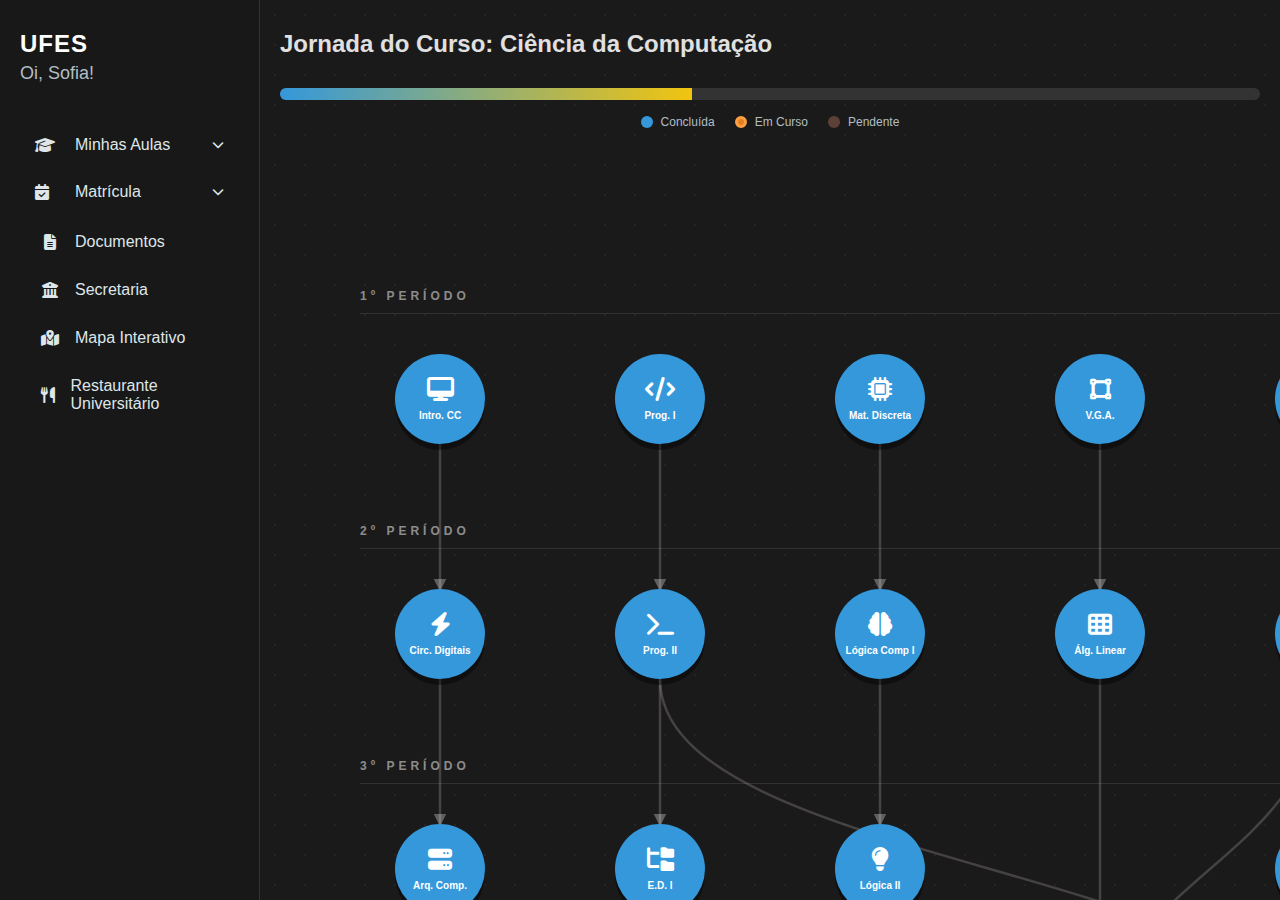
<file: curso.html>
<!DOCTYPE html>
<html lang="pt-BR">
<head>
    <meta charset="UTF-8">
    <meta name="viewport" content="width=device-width, initial-scale=1.0">
    <title>UFES - Meu Progresso</title>

    <link rel="stylesheet" href="https://cdnjs.cloudflare.com/ajax/libs/font-awesome/6.4.0/css/all.min.css">
    <link rel="stylesheet" href="css/base.css">
    <link rel="stylesheet" href="css/sidebar.css">
    <link rel="stylesheet" href="css/components.css">
    <link rel="stylesheet" href="css/pages.css">
    <link rel="stylesheet" href="css/tree.css">

</head>
<body>
    <aside class="sidebar">
        <div class="brand">
            <h1>UFES</h1>
            <p>Oi, Sofia!</p>
        </div>

        <nav class="accordion-menu">
            <div class="accordion-item">
                <button class="accordion-header" id="header-aulas">
                    <i class="fas fa-graduation-cap"></i> Minhas Aulas
                    <i class="fas fa-chevron-down arrow"></i>
                </button>
                <div class="accordion-content">
                    <a href="academico.html" class="sub-item">Acompanhamento</a>
                    <a href="curso.html" class="sub-item">Meu Curso</a>
                </div>
            </div>

            <div class="accordion-item">
                <button class="accordion-header" id="header-matricula">
                    <i class="fas fa-calendar-check"></i> Matrícula
                    <i class="fas fa-chevron-down arrow"></i>
                </button>
                <div class="accordion-content">
                    <a href="index.html" class="sub-item">Ofertas de Disciplinas</a>
                    <a href="estagio.html" class="sub-item">Vagas de Estágio</a>
                </div>
            </div>

            <a href="documentos.html" class="nav-item">
                <i class="fas fa-file-alt"></i> Documentos
            </a>

            <a href="agenda.html" class="nav-item">
                <i class="fas fa-university"></i> Secretaria
            </a>

            

            <a href="mapa.html" class="nav-item">
                <i class="fas fa-map-marked-alt"></i> Mapa Interativo
            </a>

            <a href="cardapio.html" class="nav-item">
                <i class="fas fa-utensils"></i> Restaurante Universitário
            </a>
        </nav>
    </aside>

    <main class="main-content tree-content">
        <header class="top-header">
            <h2>Jornada do Curso: Ciência da Computação</h2>
        </header>

        <section class="progress-header">
            <div class="xp-container">
                <div class="xp-bar-bg"><div class="xp-bar-fill" style="width: 42%;"></div></div>
                <div class="tree-legend">
                    <div class="legend-item"><span class="legend-circle status-concluido"></span><span>Concluída</span></div>
                    <div class="legend-item"><span class="legend-circle status-atual"></span><span>Em Curso</span></div>
                    <div class="legend-item"><span class="legend-circle status-futuro"></span><span>Pendente</span></div>
                </div>
            </div>
        </section>

        <div class="tree-container" id="scroll-area">
            <div class="tree-grid" id="main-grid">
                <svg id="tree-connections">
                    <defs>
                        <marker id="arrow" viewBox="0 0 10 10" refX="8" refY="5" markerWidth="5" markerHeight="5" orient="auto">
                          <path d="M 0 0 L 10 5 L 0 10 z" fill="rgba(255, 255, 255, 0.3)" />
                        </marker>
                    </defs>
                </svg>
                
                <div class="period-layer-label">1º Período</div>
                <div class="course-node status-concluido" id="COM05784"><i class="node-icon fa-solid fa-desktop"></i><span class="node-label">Intro. CC</span></div>
                <div class="course-node status-concluido" id="COM05785"><i class="node-icon fa-solid fa-code"></i><span class="node-label">Prog. I</span></div>
                <div class="course-node status-concluido" id="MAT05787"><i class="node-icon fa-solid fa-microchip"></i><span class="node-label">Mat. Discreta</span></div>
                <div class="course-node status-concluido" id="MAT05788"><i class="node-icon fa-solid fa-vector-square"></i><span class="node-label">V.G.A.</span></div>
                <div class="course-node status-concluido" id="MAT05789"><i class="node-icon fa-solid fa-square-root-variable"></i><span class="node-label">Cálculo A</span></div>
                <div class="course-node status-concluido" id="LET05786"><i class="node-icon fa-solid fa-language"></i><span class="node-label">Inglês I</span></div>

                <div class="period-layer-label">2º Período</div>
                <div class="course-node status-concluido" id="COM05791" data-deps="COM05784"><i class="node-icon fa-solid fa-bolt"></i><span class="node-label">Circ. Digitais</span></div>
                <div class="course-node status-concluido" id="COM05790" data-deps="COM05785"><i class="node-icon fa-solid fa-terminal"></i><span class="node-label">Prog. II</span></div>
                <div class="course-node status-concluido" id="COM05792" data-deps="MAT05787"><i class="node-icon fa-solid fa-brain"></i><span class="node-label">Lógica Comp I</span></div>
                <div class="course-node status-concluido" id="MAT05794" data-deps="MAT05788"><i class="node-icon fa-solid fa-table-cells"></i><span class="node-label">Álg. Linear</span></div>
                <div class="course-node status-concluido" id="MAT05795" data-deps="MAT05789"><i class="node-icon fa-solid fa-divide"></i><span class="node-label">Cálculo B</span></div>
                <div></div>

                <div class="period-layer-label">3º Período</div>
                <div class="course-node status-concluido" id="COM05796" data-deps="COM05791"><i class="node-icon fa-solid fa-server"></i><span class="node-label">Arq. Comp.</span></div>
                <div class="course-node status-concluido" id="COM05797" data-deps="COM05790"><i class="node-icon fa-solid fa-folder-tree"></i><span class="node-label">E.D. I</span></div>
                <div class="course-node status-concluido" id="COM05798" data-deps="COM05792"><i class="node-icon fa-solid fa-lightbulb"></i><span class="node-label">Lógica II</span></div>
                <div></div>
                <div class="course-node status-concluido" id="MAT05801" data-deps="MAT05795"><i class="node-icon fa-solid fa-plus-minus"></i><span class="node-label">Cálculo C</span></div>
                <div class="course-node status-concluido" id="MAT05802" data-deps="MAT05789"><i class="node-icon fa-solid fa-chart-line"></i><span class="node-label">Estatística</span></div>

                <div class="period-layer-label">4º Período</div>
                <div class="course-node status-atual" id="COM05803" data-deps="COM05796,COM05797"><i class="node-icon fa-solid fa-memory"></i><span class="node-label">Sist. Operac.</span></div>
                <div class="course-node status-atual" id="COM05804" data-deps="COM05797"><i class="node-icon fa-solid fa-diagram-project"></i><span class="node-label">E.D. II</span></div>
                <div class="course-node status-atual" id="COM05805" data-deps="COM05798"><i class="node-icon fa-solid fa-scroll"></i><span class="node-label">L.F.A.</span></div>
                <div class="course-node status-atual" id="MAT05807" data-deps="MAT05794,MAT05795"><i class="node-icon fa-solid fa-calculator"></i><span class="node-label">Alg. Numéricos</span></div>
                <div class="course-node status-atual" id="COM10080" data-deps="COM05790"><i class="node-icon fa-solid fa-gears"></i><span class="node-label">Eng. Software</span></div>
                <div></div>
            </div>
        </div>
    </main>

    <script>
        const scrollArea = document.getElementById('scroll-area');
        const svg = document.getElementById('tree-connections');
        const mainGrid = document.getElementById('main-grid');
        
        let isDown = false;
        let startX, startY, scrollLeft, scrollTop;

        scrollArea.addEventListener('mousedown', (e) => {
            isDown = true;
            startX = e.pageX - scrollArea.offsetLeft;
            startY = e.pageY - scrollArea.offsetTop;
            scrollLeft = scrollArea.scrollLeft;
            scrollTop = scrollArea.scrollTop;
        });

        scrollArea.addEventListener('mouseleave', () => isDown = false);
        scrollArea.addEventListener('mouseup', () => isDown = false);

        scrollArea.addEventListener('mousemove', (e) => {
            if (!isDown) return;
            e.preventDefault();
            const x = e.pageX - scrollArea.offsetLeft;
            const y = e.pageY - scrollArea.offsetTop;
            const walkX = (x - startX);
            const walkY = (y - startY);
            scrollArea.scrollLeft = scrollLeft - walkX;
            scrollArea.scrollTop = scrollTop - walkY;
        });

        function drawConnections() {
            const paths = svg.querySelectorAll('.conn-path');
            paths.forEach(p => p.remove());

            const nodes = document.querySelectorAll('.course-node');

            nodes.forEach(child => {
                const deps = child.getAttribute('data-deps');
                if (!deps) return;

                deps.split(',').forEach(parentId => {
                    const parent = document.getElementById(parentId);
                    if (!parent) return;

                    const x1 = parent.offsetLeft + parent.offsetWidth / 2;
                    const y1 = parent.offsetTop + parent.offsetHeight;
                    
                    const x2 = child.offsetLeft + child.offsetWidth / 2;
                    const y2 = child.offsetTop;

                    const path = document.createElementNS('http://www.w3.org/2000/svg', 'path');
                    const cpY = y1 + (y2 - y1) / 2;
                    const d = `M ${x1} ${y1} C ${x1} ${cpY}, ${x2} ${cpY}, ${x2} ${y2}`;
                    
                    path.setAttribute('d', d);
                    path.setAttribute('class', 'conn-path');
                    path.setAttribute('marker-end', 'url(#arrow)');
                    svg.appendChild(path);
                });
            });
        }

        const resizeObserver = new ResizeObserver(() => {
            const rect = mainGrid.getBoundingClientRect();
            svg.setAttribute('width', mainGrid.scrollWidth);
            svg.setAttribute('height', mainGrid.scrollHeight);
            drawConnections();
        });

        resizeObserver.observe(mainGrid);

        window.addEventListener('load', drawConnections);
    </script>

    <script src="main.js"></script>
</body>
</html>
</file>
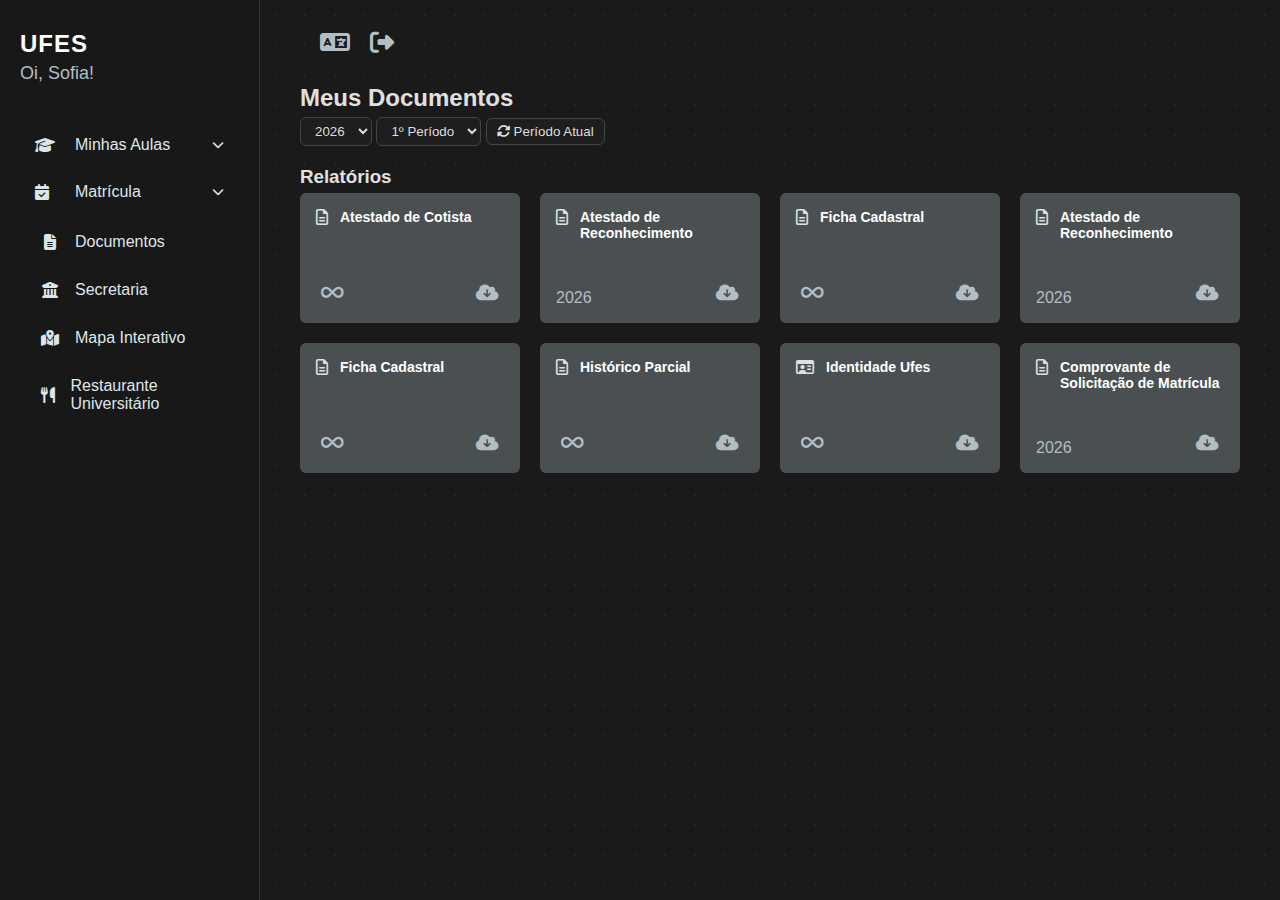
<file: documentos.html>
<!DOCTYPE html>
<html lang="pt-BR">
<head>
    <meta charset="UTF-8">
    <meta name="viewport" content="width=device-width, initial-scale=1.0">
    <title>UFES - Documentos (Sofia)</title>
    
    <link rel="stylesheet" href="https://cdnjs.cloudflare.com/ajax/libs/font-awesome/6.4.0/css/all.min.css">
    
    <link rel="stylesheet" href="css/base.css">
    <link rel="stylesheet" href="css/sidebar.css">
    <link rel="stylesheet" href="css/components.css">
    <link rel="stylesheet" href="css/pages.css">
    <link rel="stylesheet" href="css/documento.css">
</head>
<body>

    <aside class="sidebar">
        <div class="brand">
            <h1>UFES</h1>
            <p>Oi, Sofia!</p>
        </div>

        <nav class="accordion-menu">
            <div class="accordion-item">
                <button class="accordion-header" id="header-aulas">
                    <i class="fas fa-graduation-cap"></i> Minhas Aulas
                    <i class="fas fa-chevron-down arrow"></i>
                </button>
                <div class="accordion-content">
                    <a href="academico.html" class="sub-item">Acompanhamento</a>
                    <a href="curso.html" class="sub-item">Meu Curso</a>
                </div>
            </div>

            <div class="accordion-item">
                <button class="accordion-header" id="header-matricula">
                    <i class="fas fa-calendar-check"></i> Matrícula
                    <i class="fas fa-chevron-down arrow"></i>
                </button>
                <div class="accordion-content">
                    <a href="index.html" class="sub-item">Ofertas de Disciplinas</a>
                    <a href="estagio.html" class="sub-item">Vagas de Estágio</a>
                </div>
            </div>

            <a href="documentos.html" class="nav-item">
                <i class="fas fa-file-alt"></i> Documentos
            </a>

            <a href="agenda.html" class="nav-item">
                <i class="fas fa-university"></i> Secretaria
            </a>

            

            <a href="mapa.html" class="nav-item">
                <i class="fas fa-map-marked-alt"></i> Mapa Interativo
            </a>

            <a href="cardapio.html" class="nav-item">
                <i class="fas fa-utensils"></i> Restaurante Universitário
            </a>
        </nav>
    </aside>

    <main class="main-content">
        
        <header class="top-header">
            <i class="fas fa-language icon-btn" title="Traduzir"></i>
            <i class="fas fa-sign-out-alt icon-btn" title="Sair"></i>
        </header>

        <div class="documents-container">
            
            <div class="docs-header-bar">
                <h2 class="page-title">Meus Documentos</h2>
                
                <div class="docs-filters">
                    <select class="filter-dropdown">
                        <option>2026</option>
                        <option>2025</option>
                    </select>
                    
                    <select class="filter-dropdown">
                        <option>1º Período</option>
                        <option>2º Período</option>
                    </select>

                    <button class="btn-refresh">
                        <i class="fas fa-sync-alt"></i> Período Atual
                    </button>
                </div>
            </div>

            <h3 class="subsection-title">Relatórios</h3>
            
            <div class="docs-grid">
                
                <div class="doc-card">
                    <div class="doc-content-top">
                        <i class="far fa-file-alt doc-icon-type"></i>
                        <span class="doc-name">Atestado de Cotista</span>
                    </div>
                    <div class="doc-content-bottom">
                        <span class="doc-meta"><i class="fas fa-infinity"></i></span>
                        <i class="fas fa-cloud-download-alt download-icon" title="Baixar PDF"></i>
                    </div>
                </div>

                <div class="doc-card">
                    <div class="doc-content-top">
                        <i class="far fa-file-alt doc-icon-type"></i>
                        <span class="doc-name">Atestado de Reconhecimento</span>
                    </div>
                    <div class="doc-content-bottom">
                        <span class="doc-meta">2026</span>
                        <i class="fas fa-cloud-download-alt download-icon" title="Baixar PDF"></i>
                    </div>
                </div>

                <div class="doc-card">
                    <div class="doc-content-top">
                        <i class="far fa-file-alt doc-icon-type"></i>
                        <span class="doc-name">Ficha Cadastral</span>
                    </div>
                    <div class="doc-content-bottom">
                        <span class="doc-meta"><i class="fas fa-infinity"></i></span>
                        <i class="fas fa-cloud-download-alt download-icon" title="Baixar PDF"></i>
                    </div>
                </div>

                <div class="doc-card">
                    <div class="doc-content-top">
                        <i class="far fa-file-alt doc-icon-type"></i>
                        <span class="doc-name">Atestado de Reconhecimento</span>
                    </div>
                    <div class="doc-content-bottom">
                        <span class="doc-meta">2026</span>
                        <i class="fas fa-cloud-download-alt download-icon" title="Baixar PDF"></i>
                    </div>
                </div>

                <div class="doc-card">
                    <div class="doc-content-top">
                        <i class="far fa-file-alt doc-icon-type"></i>
                        <span class="doc-name">Ficha Cadastral</span>
                    </div>
                    <div class="doc-content-bottom">
                        <span class="doc-meta"><i class="fas fa-infinity"></i></span>
                        <i class="fas fa-cloud-download-alt download-icon" title="Baixar PDF"></i>
                    </div>
                </div>

                <div class="doc-card">
                    <div class="doc-content-top">
                        <i class="far fa-file-alt doc-icon-type"></i>
                        <span class="doc-name">Histórico Parcial</span>
                    </div>
                    <div class="doc-content-bottom">
                        <span class="doc-meta"><i class="fas fa-infinity"></i></span>
                        <i class="fas fa-cloud-download-alt download-icon" title="Baixar PDF"></i>
                    </div>
                </div>

                <div class="doc-card">
                    <div class="doc-content-top">
                        <i class="far fa-id-card doc-icon-type"></i> <span class="doc-name">Identidade Ufes</span>
                    </div>
                    <div class="doc-content-bottom">
                        <span class="doc-meta"><i class="fas fa-infinity"></i></span>
                        <i class="fas fa-cloud-download-alt download-icon" title="Baixar PDF"></i>
                    </div>
                </div>

                <div class="doc-card">
                    <div class="doc-content-top">
                        <i class="far fa-file-alt doc-icon-type"></i>
                        <span class="doc-name">Comprovante de Solicitação de Matrícula</span>
                    </div>
                    <div class="doc-content-bottom">
                        <span class="doc-meta">2026</span>
                        <i class="fas fa-cloud-download-alt download-icon" title="Baixar PDF"></i>
                    </div>
                </div>

            </div>

        </div>
    </main>
  <script src="main.js"></script>

</body>
</html>
</file>
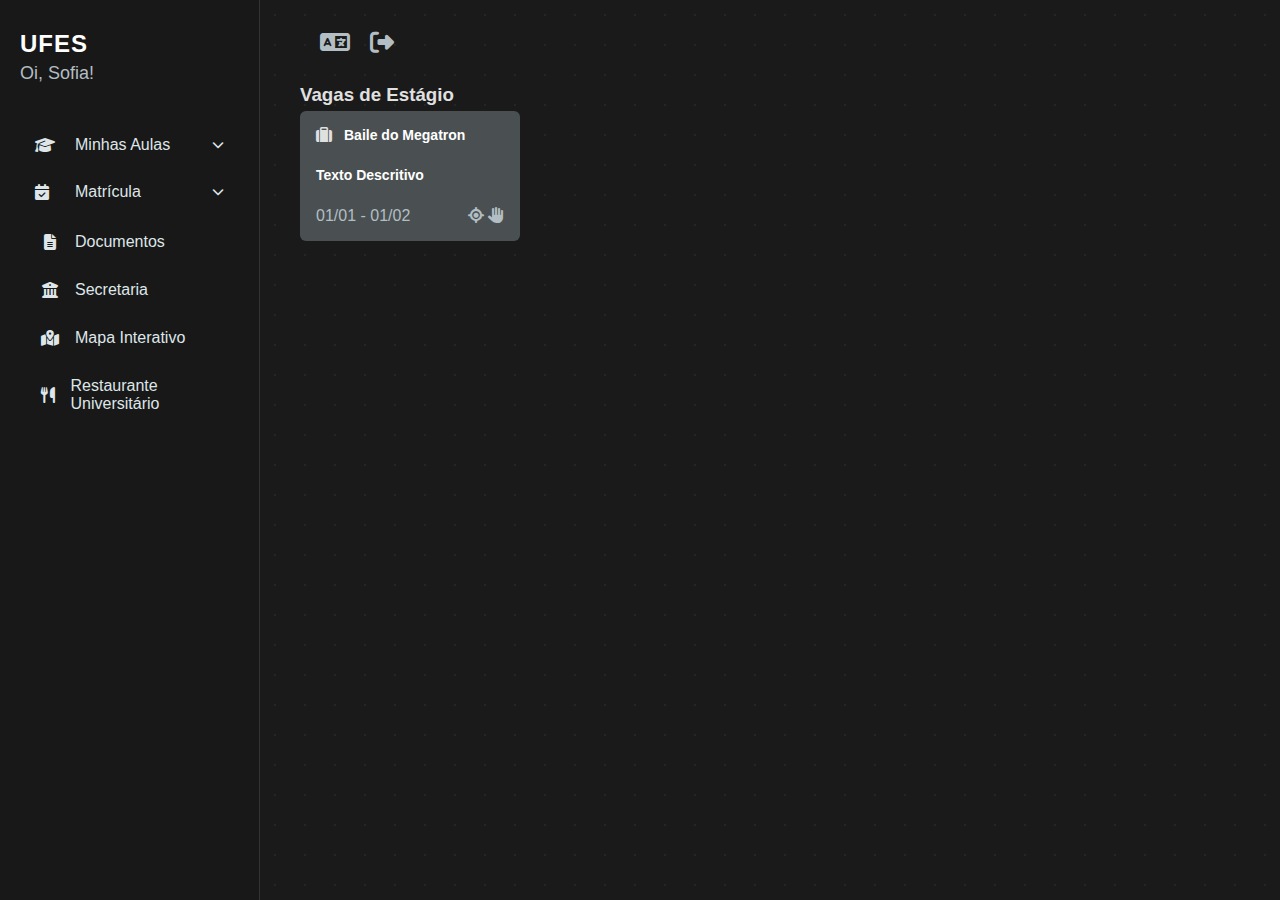
<file: estagio.html>
<!DOCTYPE html>
<html lang="pt-BR">
<head>
    <meta charset="UTF-8">
    <meta name="viewport" content="width=device-width, initial-scale=1.0">
    <title>Hub de Estágios</title>
    
    <link rel="stylesheet" href="https://cdnjs.cloudflare.com/ajax/libs/font-awesome/6.4.0/css/all.min.css">
    
    <link rel="stylesheet" href="css/base.css">
    <link rel="stylesheet" href="css/sidebar.css">
    <link rel="stylesheet" href="css/components.css">
    <link rel="stylesheet" href="css/pages.css">
</head>
<body>

    <aside class="sidebar">
        <div class="brand">
            <h1>UFES</h1>
            <p>Oi, Sofia!</p>
        </div>

        <nav class="accordion-menu">
            <div class="accordion-item">
                <button class="accordion-header" id="header-aulas">
                    <i class="fas fa-graduation-cap"></i> Minhas Aulas
                    <i class="fas fa-chevron-down arrow"></i>
                </button>
                <div class="accordion-content">
                    <a href="academico.html" class="sub-item">Acompanhamento</a>
                    <a href="curso.html" class="sub-item">Meu Curso</a>
                </div>
            </div>

            <div class="accordion-item">
                <button class="accordion-header" id="header-matricula">
                    <i class="fas fa-calendar-check"></i> Matrícula
                    <i class="fas fa-chevron-down arrow"></i>
                </button>
                <div class="accordion-content">
                    <a href="index.html" class="sub-item">Ofertas de Disciplinas</a>
                    <a href="estagio.html" class="sub-item">Vagas de Estágio</a>
                </div>
            </div>

            <a href="documentos.html" class="nav-item">
                <i class="fas fa-file-alt"></i> Documentos
            </a>

            <a href="agenda.html" class="nav-item">
                <i class="fas fa-university"></i> Secretaria
            </a>

            

            <a href="mapa.html" class="nav-item">
                <i class="fas fa-map-marked-alt"></i> Mapa Interativo
            </a>

            <a href="cardapio.html" class="nav-item">
                <i class="fas fa-utensils"></i> Restaurante Universitário
            </a>
        </nav>
    </aside>

    <main class="main-content">
        
        <header class="top-header">
            <i class="fas fa-language icon-btn" title="Traduzir"></i>
            <i class="fas fa-sign-out-alt icon-btn" title="Sair"></i>
        </header>

        <div class="documents-container">

            <h3 class="subsection-title">Vagas de Estágio</h3>
            
            <div class="docs-grid">
                
                <div class="doc-card">
                    <div class="doc-content-top">
                        <i class="fa-solid fa-suitcase"></i>
                        <span class="doc-name">Baile do Megatron</span>
                    </div>
                    <div class="doc-content-mid">
                        <span class="doc-name">Texto Descritivo</span>
                    </div>
                    <div class="doc-content-bottom">
                        <span class="doc-meta">01/01 - 01/02</span>
                        <div>
                            <i class="fa-solid fa-location-crosshairs"></i>
                            <i class="fa-solid fa-hand" title="Tenho Interesse"></i>
                        </div>
                    </div>
                </div>

            </div>

        </div>
    </main>
  
    <script>
    document.addEventListener('DOMContentLoaded', function() {
        
        const btnDashboard = document.getElementById('btn-dashboard');
        const btnMatricula = document.getElementById('btn-matricula');
        const btnDocumentos = document.getElementById('btn-documentos');

        if (btnDashboard) {
            btnDashboard.addEventListener('click', function(event) {
                event.preventDefault();
                window.location.href = 'dashboard.html';
            });
        }

        if (btnMatricula) {
            btnMatricula.addEventListener('click', function(event) {
                event.preventDefault();
                window.location.href = 'index.html';
            });
        }

        if (btnDocumentos) {
            btnDocumentos.addEventListener('click', function(event) {
                event.preventDefault();
                window.location.href = 'documentos.html';
            });
        }
    });
  </script>
  
  <script src="main.js"></script>

</body>
</html>
</file>
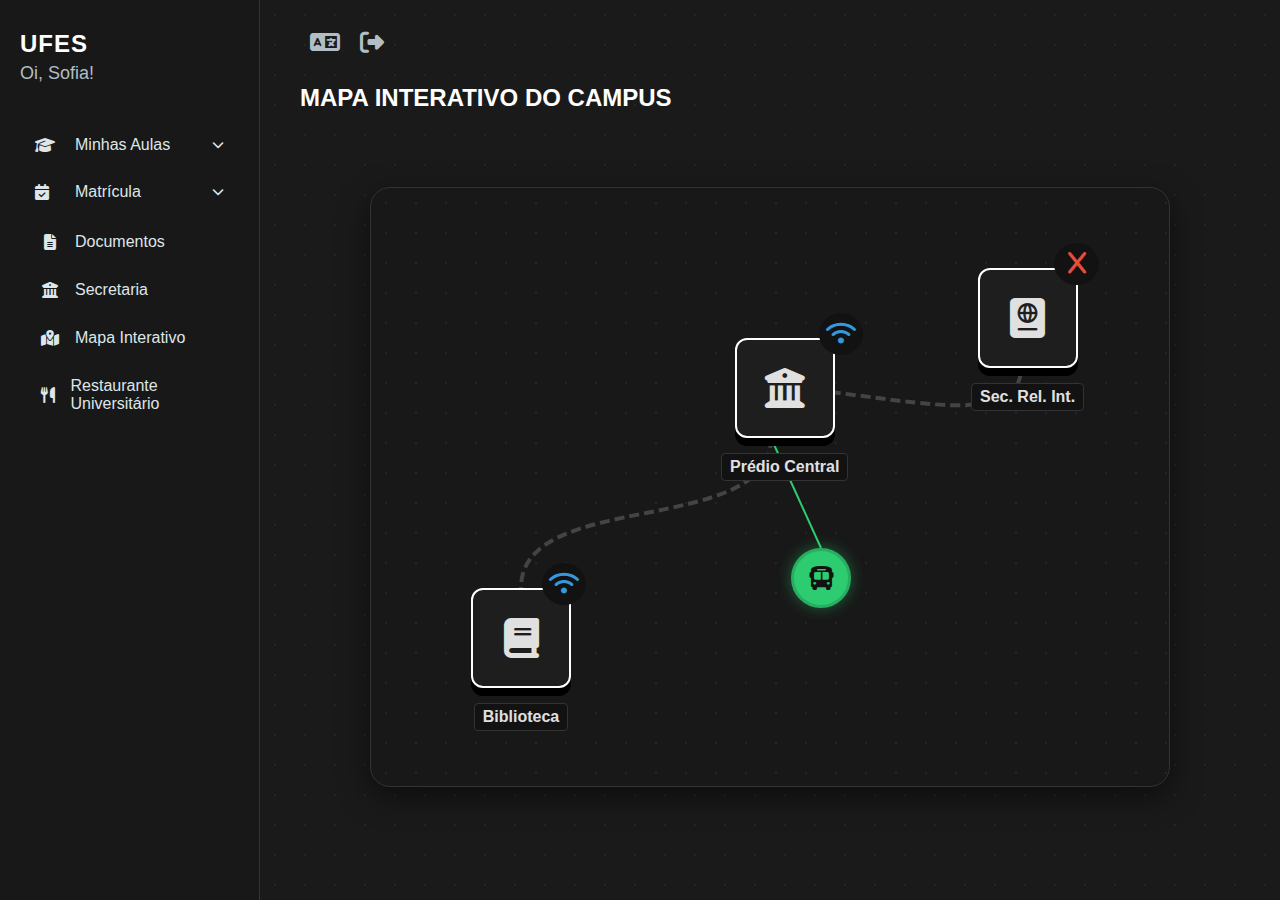
<file: mapa.html>
<!DOCTYPE html>
<html lang="pt-BR">
<head>
    <meta charset="UTF-8">
    <meta name="viewport" content="width=device-width, initial-scale=1.0">
    <title>Mapa Interativo</title>
    
    <link rel="stylesheet" href="https://cdnjs.cloudflare.com/ajax/libs/font-awesome/6.4.0/css/all.min.css">
    
    <link rel="stylesheet" href="css/base.css">
    <link rel="stylesheet" href="css/sidebar.css">
    <link rel="stylesheet" href="css/components.css">
    <link rel="stylesheet" href="css/pages.css">
    <link rel="stylesheet" href="css/map.css">

</head>
<body>

    <aside class="sidebar">
        <div class="brand">
            <h1>UFES</h1>
            <p>Oi, Sofia!</p>
        </div>

        <nav class="accordion-menu">
            <div class="accordion-item">
                <button class="accordion-header" id="header-aulas">
                    <i class="fas fa-graduation-cap"></i> Minhas Aulas
                    <i class="fas fa-chevron-down arrow"></i>
                </button>
                <div class="accordion-content">
                    <a href="academico.html" class="sub-item">Acompanhamento</a>
                    <a href="curso.html" class="sub-item">Meu Curso</a>
                </div>
            </div>

            <div class="accordion-item">
                <button class="accordion-header" id="header-matricula">
                    <i class="fas fa-calendar-check"></i> Matrícula
                    <i class="fas fa-chevron-down arrow"></i>
                </button>
                <div class="accordion-content">
                    <a href="index.html" class="sub-item">Ofertas de Disciplinas</a>
                    <a href="estagio.html" class="sub-item">Vagas de Estágio</a>
                </div>
            </div>

            <a href="documentos.html" class="nav-item">
                <i class="fas fa-file-alt"></i> Documentos
            </a>

            <a href="agenda.html" class="nav-item">
                <i class="fas fa-university"></i> Secretaria
            </a>

            

            <a href="mapa.html" class="nav-item">
                <i class="fas fa-map-marked-alt"></i> Mapa Interativo
            </a>

            <a href="cardapio.html" class="nav-item">
                <i class="fas fa-utensils"></i> Restaurante Universitário
            </a>
        </nav>
    </aside>

    <main class="main-content">
        
        <header class="top-header">
            <i class="fas fa-language icon-btn" title="Traduzir / Translate"></i>
            <i class="fas fa-sign-out-alt icon-btn" title="Sair"></i>
        </header>

        <h2 class="section-title">Mapa Interativo do Campus</h2>
        <section>
            <div class="map-container">
        
                <svg class="paths-svg">
                    <path d="M400,250 C400,350 150,300 150,400" stroke="#444" stroke-width="4" fill="none" stroke-dasharray="10,5" />
                    <path d="M400,200 C500,200 650,250 650,180" stroke="#444" stroke-width="4" fill="none" stroke-dasharray="10,5" />
                    <path d="M400,250 L450,360" stroke="#2ecc71" stroke-width="2" fill="none" />
                </svg>

                <div class="map-node" id="pc-node" onclick="openBuilding('pc')">
                    <div class="wifi-indicator wifi-good"><i class="fa-solid fa-wifi"></i></div>
                    <div class="building-box">
                        <i class="fa-solid fa-building-columns"></i>
                    </div>
                    <div class="label">Prédio Central</div>
                </div>

                <div class="map-node" id="bib-node" onclick="openBuilding('bib')">
                    <div class="wifi-indicator wifi-good"><i class="fa-solid fa-wifi"></i></div>
                    <div class="building-box">
                        <i class="fa-solid fa-book"></i>
                    </div>
                    <div class="label">Biblioteca</div>
                </div>

                <div class="map-node" id="sec-node" onclick="openBuilding('sec')">
                    <div class="wifi-indicator wifi-bad"><i class="fa-solid fa-x"></i></div>
                    <div class="building-box">
                        <i class="fa-solid fa-passport"></i>
                    </div>
                    <div class="label">Sec. Rel. Int.</div>
                </div>

                <div class="bus-stop" onclick="openBusStop()">
                    <i class="fa-solid fa-bus"></i>
                </div>

            </div>

            <div class="modal-overlay" id="infoModal" onclick="closeModal(event)">
                <div class="modal-content" onclick="event.stopPropagation()"> <div class="modal-header">
                        <h2 id="modalTitle">Título</h2>
                        <button class="close-btn" onclick="forceCloseModal()"><i class="fa-solid fa-xmark"></i></button>
                    </div>
                    <div id="modalBody">
                        </div>
                </div>
            </div>
        </section>

  

    </main>

    <script>
        const buildingData = {
            'pc': {
                title: 'Prédio Central (PC)',
                rooms: [
                    { name: 'Reitoria', icon: 'fa-user-tie' },
                    { name: 'Sala dos Professores', icon: 'fa-mug-hot' },
                    { name: 'Auditório Magno', icon: 'fa-microphone' },
                    { name: 'Laboratório de Informática', icon: 'fa-computer' }
                ]
            },
            'bib': {
                title: 'Biblioteca (Bib)',
                rooms: [
                    { name: 'Acervo Geral', icon: 'fa-book-open' },
                    { name: 'Sala de Estudos Silenciosa', icon: 'fa-volume-xmark' },
                    { name: 'Balcão de Empréstimos', icon: 'fa-id-card' },
                    { name: 'Café Literário', icon: 'fa-coffee' }
                ]
            },
            'sec': {
                title: 'Secretaria de Rel. Internacionais',
                rooms: [
                    { name: 'Coordenação de Intercâmbio', icon: 'fa-plane' },
                    { name: 'Atendimento ao Aluno', icon: 'fa-users' },
                    { name: 'Arquivo Morto', icon: 'fa-box-archive' },
                    { name: 'Sala de Reuniões', icon: 'fa-handshake' }
                ]
            }
        };

        // DADOS DO ÔNIBUS
        const busSchedule = [
            { id: 'BUS-101', line: 'Circular Campus', time: '08:45', passed: true },
            { id: 'BUS-204', line: 'Centro - Expresso', time: '09:00', passed: true },
            { id: 'BUS-101', line: 'Circular Campus', time: '09:30', passed: false },
            { id: 'BUS-305', line: 'Terminal Norte', time: '09:45', passed: false },
            { id: 'BUS-204', line: 'Centro - Expresso', time: '10:00', passed: false }
        ];

        const modal = document.getElementById('infoModal');
        const modalTitle = document.getElementById('modalTitle');
        const modalBody = document.getElementById('modalBody');

        function openBuilding(id) {
            const data = buildingData[id];
            modalTitle.innerText = data.title;
            
            let html = '<div class="floor-plan-grid">';
            data.rooms.forEach(room => {
                html += `
                    <div class="room">
                        <i class="fa-solid ${room.icon}"></i>
                        <span>${room.name}</span>
                    </div>
                `;
            });
            html += '</div>';
            
            modalBody.innerHTML = html;
            modal.style.display = 'flex';
        }

        function openBusStop() {
            modalTitle.innerText = 'Horários do Ônibus';
            
            let html = `
                <table class="bus-table">
                    <thead>
                        <tr>
                            <th>Ônibus</th>
                            <th>Linha</th>
                            <th>Horário</th>
                        </tr>
                    </thead>
                    <tbody>
            `;

            busSchedule.forEach(bus => {
                const statusClass = bus.passed ? 'status-passed' : 'status-coming';
                const icon = bus.passed ? '<i class="fa-solid fa-clock-rotate-left"></i>' : '<i class="fa-solid fa-clock"></i>';
                html += `
                    <tr class="${statusClass}">
                        <td>${bus.id}</td>
                        <td>${bus.line}</td>
                        <td>${icon} ${bus.time}</td>
                    </tr>
                `;
            });

            html += '</tbody></table>';
            
            modalBody.innerHTML = html;
            modal.style.display = 'flex';
        }

        function closeModal(e) {
            if (e.target === modal) {
                modal.style.display = 'none';
            }
        }

        function forceCloseModal() {
            modal.style.display = 'none';
        }
    </script>

    <script src="main.js"></script>

</body>
</html>
</file>
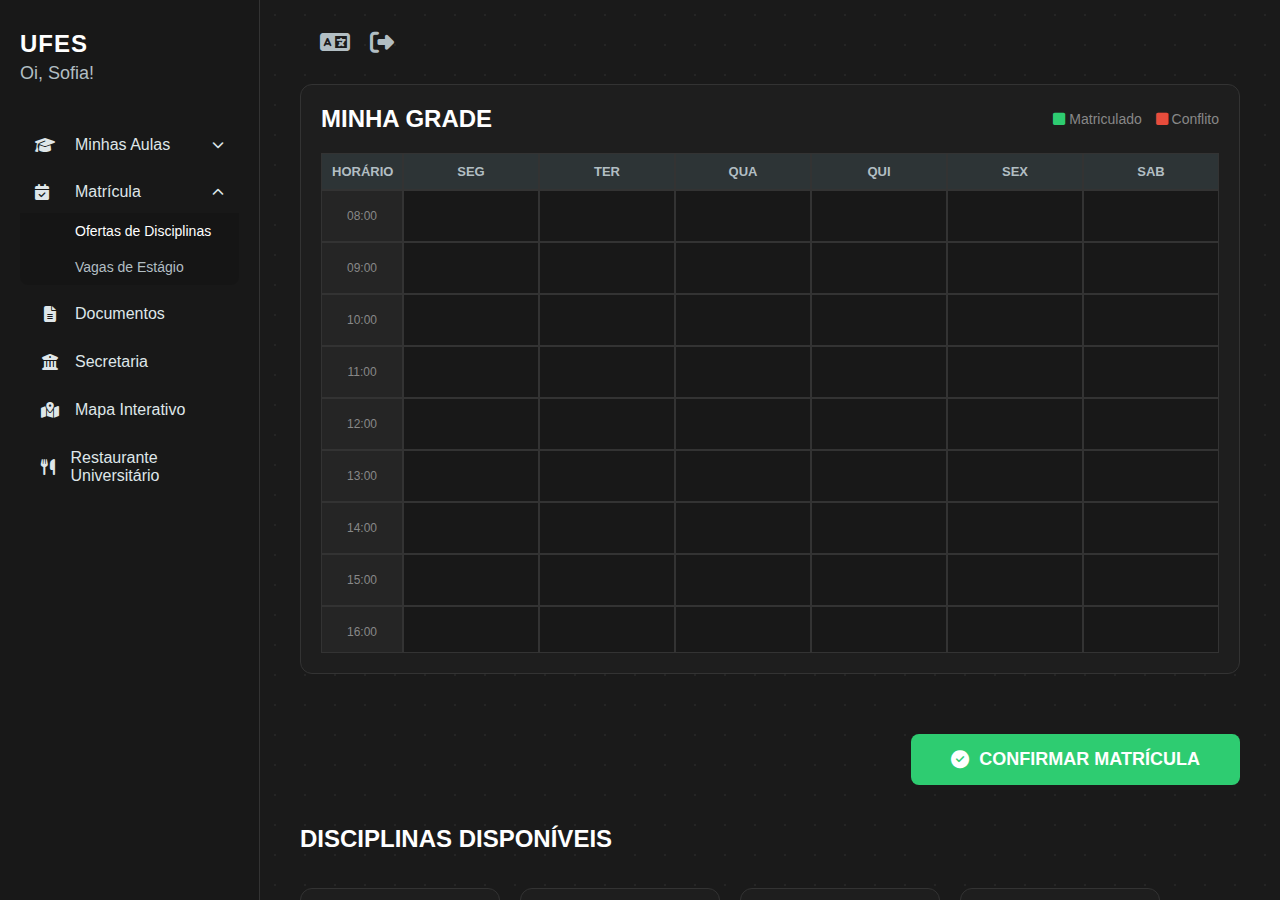
<file: matricula.html>
<!doctype html>
<html lang="pt-BR">
  <head>
    <meta charset="utf-8" />
    <meta http-equiv="refresh" content="0;url=index.html" />
    <meta name="viewport" content="width=device-width, initial-scale=1" />
    <title>Redirecionando…</title>
  </head>
  <body>
    <p>Redirecionando para <a href="index.html">index.html</a>…</p>
  </body>
</html>
</file>
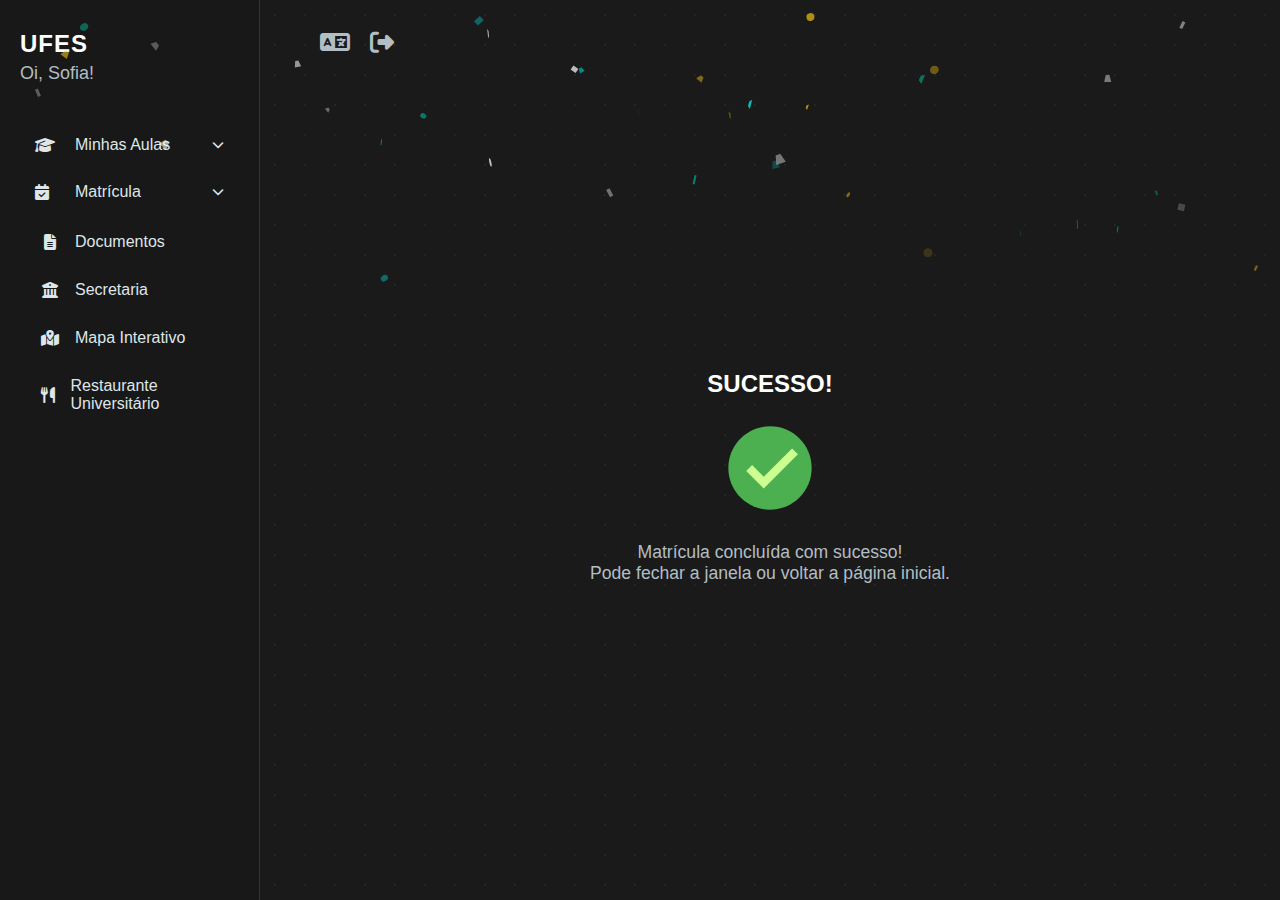
<file: sucesso_matricula.html>
<!DOCTYPE html>
<html lang="pt-BR">
<head>
    <meta charset="UTF-8">
    <meta name="viewport" content="width=device-width, initial-scale=1.0">
    <title>UFES - Portal do Aluno (Sofia)</title>
    
    <link rel="stylesheet" href="https://cdnjs.cloudflare.com/ajax/libs/font-awesome/6.4.0/css/all.min.css">
    
    <link rel="stylesheet" href="css/base.css">
    <link rel="stylesheet" href="css/sidebar.css">
    <link rel="stylesheet" href="css/components.css">
    <link rel="stylesheet" href="css/pages.css">
</head>
<body>

  <canvas id="vanillaConfettiCanvas" style="position: fixed; top: 0; left: 0; width: 100%; height: 100%; pointer-events: none; z-index: 9999;"></canvas>

    <aside class="sidebar">
        <div class="brand">
            <h1>UFES</h1>
            <p>Oi, Sofia!</p>
        </div>

        <nav class="accordion-menu">
            <div class="accordion-item">
                <button class="accordion-header" id="header-aulas">
                    <i class="fas fa-graduation-cap"></i> Minhas Aulas
                    <i class="fas fa-chevron-down arrow"></i>
                </button>
                <div class="accordion-content">
                    <a href="academico.html" class="sub-item">Acompanhamento</a>
                    <a href="curso.html" class="sub-item">Meu Curso</a>
                </div>
            </div>

            <div class="accordion-item">
                <button class="accordion-header" id="header-matricula">
                    <i class="fas fa-calendar-check"></i> Matrícula
                    <i class="fas fa-chevron-down arrow"></i>
                </button>
                <div class="accordion-content">
                    <a href="index.html" class="sub-item">Ofertas de Disciplinas</a>
                    <a href="estagio.html" class="sub-item">Vagas de Estágio</a>
                </div>
            </div>

            <a href="documentos.html" class="nav-item">
                <i class="fas fa-file-alt"></i> Documentos
            </a>

            <a href="agenda.html" class="nav-item">
                <i class="fas fa-university"></i> Secretaria
            </a>

            

            <a href="mapa.html" class="nav-item">
                <i class="fas fa-map-marked-alt"></i> Mapa Interativo
            </a>

            <a href="cardapio.html" class="nav-item">
                <i class="fas fa-utensils"></i> Restaurante Universitário
            </a>
        </nav>
    </aside>

    <main class="main-content" style="display: flex; flex-direction: column;">
            
            <header class="top-header">
                <i class="fas fa-language icon-btn" title="Traduzir / Translate"></i>
                <i class="fas fa-sign-out-alt icon-btn" title="Sair"></i>
            </header>

            <div style="flex: 1; display: flex; flex-direction: column; justify-content: center; align-items: center; text-align: center;">
                <section>
                    <h2 class="section-title" style="margin-bottom: 20px;">SUCESSO!</h2>
                    <svg xmlns="http://www.w3.org/2000/svg" x="0px" y="0px" width="100" height="100" viewBox="0 0 48 48">
                        <path fill="#4caf50" d="M44,24c0,11.045-8.955,20-20,20S4,35.045,4,24S12.955,4,24,4S44,12.955,44,24z"></path>
                        <path fill="#ccff90" d="M34.602,14.602L21,28.199l-5.602-5.598l-2.797,2.797L21,33.801l16.398-16.402L34.602,14.602z"></path>
                    </svg>
                </section>

                <p style="margin-top: 20px; color: #b2bec3; font-size: 1.1em; max-width: 600px;">
                    Matrícula concluída com sucesso!<br>
                    Pode fechar a janela ou voltar a página inicial.
                </p>
            </div>

    </main>

  <script>
    document.addEventListener('DOMContentLoaded', function() {
        
        const btnDashboard = document.getElementById('btn-dashboard');
        const btnMatricula = document.getElementById('btn-matricula');
        const btnDocumentos = document.getElementById('btn-documentos');

        if (btnDashboard) {
            btnDashboard.addEventListener('click', function(event) {
                event.preventDefault();
                window.location.href = 'dashboard.html';
            });
        }

        if (btnMatricula) {
            btnMatricula.addEventListener('click', function(event) {
                event.preventDefault();
                window.location.href = 'index.html';
            });
        }

        if (btnDocumentos) {
            btnDocumentos.addEventListener('click', function(event) {
                event.preventDefault();
                window.location.href = 'documentos.html';
            });
        }
    });
</script>

<script src="main.js"></script>

<script type="module">
    
    export function generateConfetti(confettiConfigObj, canvasId = "vanillaConfettiCanvas") {
    const canvasEl = document.querySelector(`#${canvasId}`);

    if (canvasEl === null) {
        console.error(`Canvas with id "${canvasId}" not found.`);
        return;
    };

    const ctx = canvasEl.getContext("2d");
    const confettiArray = [];

    function resizeCanvas() {
        canvasEl.width = window.innerWidth;
        canvasEl.height = window.innerHeight;
    };
    resizeCanvas();

    window.addEventListener("resize", resizeCanvas);

    function createConfetti() {
        for (let i = 0; i < confettiConfigObj.quantity; i += 1) {
            confettiArray.push({
                x: Math.random() * canvasEl.width,
                y: Math.random() * canvasEl.height - canvasEl.height,
                size: Math.random() * (confettiConfigObj.maxSize - confettiConfigObj.minSize) + confettiConfigObj.minSize,
                color: confettiConfigObj.colorsArray[Math.floor(Math.random() * confettiConfigObj.colorsArray.length)],
                velocityX: Math.random() * 2 - 1,
                velocityY: Math.random() * 3 + 2,
                rotation: Math.random() * 360,
                rotationSpeed: Math.random() * 10 - 5,
                shape: Math.floor(Math.random() * 3),
                depth: Math.random() * 3
            });
        };
    };

    function drawConfetti(confettiObj) {
        ctx.save();
        ctx.translate(confettiObj.x, confettiObj.y);
        ctx.rotate((confettiObj.rotation * Math.PI) / 180);
        ctx.scale(1, Math.cos(confettiObj.rotation * Math.PI / 180));
        ctx.fillStyle = confettiObj.color;

        if (confettiObj.shape === 0) {
            ctx.fillRect(-confettiObj.size / 2, -confettiObj.size / 2, confettiObj.size, confettiObj.size);
        } else if (confettiObj.shape === 1) {
            ctx.beginPath();
            ctx.arc(0, 0, confettiObj.size / 2, 0, Math.PI * 2);
            ctx.fill();
        } else {
            ctx.beginPath();
            ctx.moveTo(-confettiObj.size / 2, confettiObj.size / 2);
            ctx.lineTo(confettiObj.size / 2, confettiObj.size / 2);
            ctx.lineTo(confettiObj.size / 4, -confettiObj.size / 2);
            ctx.lineTo(-confettiObj.size / 4, -confettiObj.size / 2);
            ctx.closePath();
            ctx.fill();
        };
        ctx.restore();
    };

    function animateConfetti() {
        ctx.clearRect(0, 0, canvasEl.width, canvasEl.height);

        for (let confettiObj of confettiArray) {
            confettiObj.velocityY += confettiConfigObj.velocity;
            confettiObj.x += Math.sin(confettiObj.y / 30) * 0.5;
            confettiObj.rotation += confettiObj.rotationSpeed;
            confettiObj.x += confettiObj.velocityX;
            confettiObj.y += confettiObj.velocityY;

            if (confettiObj.y > canvasEl.height) {
                if (confettiConfigObj.infiniteLoop === true) {
                    confettiObj.y = -10;
                    confettiObj.x = Math.random() * canvasEl.width;
                    confettiObj.velocityY = Math.random() * 3 + 2;
                    confettiObj.size = Math.random() * (confettiConfigObj.maxSize - confettiConfigObj.minSize) + confettiConfigObj.minSize;
                    confettiObj.color = confettiConfigObj.colorsArray[Math.floor(Math.random() * confettiConfigObj.colorsArray.length)];
                    confettiObj.depth = Math.random() * 3;
                    confettiObj.rotation = Math.random() * 360;
                } else {
                    confettiArray.splice(confettiArray.indexOf(confettiObj), 1);
                };
            };

            ctx.globalAlpha = (1 - confettiObj.depth / 3) * confettiConfigObj.minOpacity + Math.random() * (confettiConfigObj.maxOpacity - confettiConfigObj.minOpacity);

            drawConfetti(confettiObj);
        };

        ctx.globalAlpha = 1;
        requestAnimationFrame(animateConfetti);
    };

    createConfetti();
    animateConfetti();
};
    

    
    const config = {
        quantity: 150,
        maxSize: 10,
        minSize: 5,
        colorsArray: ["#00b894", "#00cec9", "#f1c40f", "#ffffff"],
        velocity: 0.1,
        infiniteLoop: false,
        maxOpacity: 1,
        minOpacity: 0.5
    };

    
    document.addEventListener("DOMContentLoaded", () => {
        generateConfetti(config);
    });
</script>

<script type="module" src="main.js"></script>

</body>
</html>
</file>
<file: css/base.css>
* {
    margin: 0;
    padding: 0;
    box-sizing: border-box;
    font-family: 'Inter', 'Segoe UI', Tahoma, Geneva, Verdana, sans-serif;
}

body {
    background-color: #1a1a1a;
    color: #e0e0e0;
    height: 100vh;
    display: flex;
}

.main-content {
    flex: 1;
    padding: 30px 40px;
    overflow-y: auto;
    background-image: radial-gradient(#252525 1px, transparent 1px);
    background-size: 30px 30px;
}

.tree-content {
    padding: 30px 0 0 0 !important;
}

body.with-fixed-sidebar .main-content {
    margin-left: 260px;
}

.section-title {
    font-size: 24px;
    margin-bottom: 15px;
    color: #fff;
    text-transform: uppercase;
    font-weight: 600;
}

.card {
    background-color: #2d3436;
    padding: 20px;
    border-radius: 4px;
    margin-bottom: 40px;
    line-height: 1.6;
    color: #b2bec3;
}

.top-header {
    display: flex;
    justify-content: flex-start;
    margin-left: 20px;
    gap: 20px;
    margin-bottom: 30px;
}

.icon-btn {
    font-size: 24px;
    color: #b2bec3;
    cursor: pointer;
    transition: color 0.2s;
}

.icon-btn:hover { color: #fff; }

.btn {
    padding: 12px 30px;
    border: none;
    border-radius: 4px;
    font-weight: bold;
    font-size: 14px;
    cursor: pointer;
    text-transform: uppercase;
    transition: opacity 0.2s;
}

.btn:hover { opacity: 0.8; }

.subsection-title {
    margin-bottom: 5px;
}
</file>
<file: css/sidebar.css>
.sidebar {
    width: 260px;
    background-color: #181818;
    border-right: 1px solid #333;
    padding: 30px 20px;
    height: 100%;
    z-index: 100;
    top: 0;
    left: 0;
}

.brand { margin-bottom: 40px; }
.brand h1 { font-size: 24px; color: #fff; letter-spacing: 1px; }
.brand p { font-size: 18px; color: #b2bec3; margin-top: 5px; }

.accordion-menu { display: flex; flex-direction: column; gap: 5px; }

.accordion-header {
    width: 100%;
    background: none;
    border: none;
    color: #dfe6e9;
    padding: 12px 15px;
    text-align: left;
    font-size: 16px;
    cursor: pointer;
    display: flex;
    align-items: center;
    border-radius: 8px;
    transition: background 0.3s;
}

.accordion-header:hover { background-color: #636e72; }
.accordion-header i:first-child { width: 30px; margin-right: 10px; }
.arrow { margin-left: auto; font-size: 12px; transition: transform 0.3s; }

.accordion-content {
    max-height: 0;
    overflow: hidden;
    transition: max-height 0.3s ease-out;
    background-color: rgba(0, 0, 0, 0.1);
    border-radius: 0 0 8px 8px;
}

.accordion-item.active .accordion-content { max-height: 200px; }
.accordion-item.active .arrow { transform: rotate(180deg); }

.sub-item, .nav-item {
    display: flex;
    align-items: center;
    padding: 10px 15px;
    text-decoration: none;
    color: #b2bec3;
    font-size: 14px;
    border-radius: 8px;
    transition: all 0.2s;
}

.sub-item { padding-left: 55px; }

.nav-item { font-size: 16px; color: #dfe6e9; margin-top: 5px; }
.nav-item i { width: 30px; margin-right: 10px; text-align: center; }

.nav-item:hover, .sub-item:hover {
    background-color: rgba(255, 255, 255, 0.05);
    color: #fff;
}
</file>
<file: css/components.css>
.docs-grid {
    display: grid;
    grid-template-columns: repeat(auto-fill, minmax(220px, 1fr));
    gap: 20px;
}

.doc-card {
    background-color: #4a5052;
    border-radius: 6px;
    padding: 15px;
    height: 130px;
    display: flex;
    flex-direction: column;
    justify-content: space-between;
    transition: transform 0.2s;
    border: 1px solid transparent;
}

.doc-card:hover { transform: translateY(-3px); background-color: #576063; }

.doc-content-top { display: flex; gap: 12px; align-items: flex-start; }
.doc-name { font-size: 14px; font-weight: 600; color: #fff; }
.doc-content-bottom { display: flex; justify-content: space-between; align-items: flex-end; color: #b2bec3; }

.modal-overlay {
    position: fixed;
    top: 0; left: 0;
    width: 100%; height: 100%;
    background: rgba(0,0,0,0.85);
    display: none;
    justify-content: center;
    align-items: center;
    z-index: 1000;
    backdrop-filter: blur(5px);
}

.modal-content {
    background: #1e1e1e;
    width: 600px;
    border-radius: 12px;
    border: 1px solid #444;
    box-shadow: 0 20px 50px rgba(0,0,0,0.5);
    animation: slideUp 0.3s ease;
}

@keyframes slideUp { from { transform: translateY(20px); opacity: 0; } to { transform: translateY(0); opacity: 1; } }

.xp-bar-bg { background: #333; height: 12px; border-radius: 6px; overflow: hidden; margin: 10px 20px; }
.xp-bar-fill { background: linear-gradient(90deg, #3498db, #f1c40f); height: 100%;}

.food-card {
    width: 190px; height: 254px;
    background: #fff; border-radius: 20px;
    padding: 20px; color: #1e293b;
    margin-bottom: 20px;
}
</file>
<file: css/pages.css>
.appointment-card {
    background-color: #2d3436;
    border-radius: 12px;
    padding: 20px;
    display: flex;
    align-items: center;
    gap: 20px;
    margin-bottom: 15px;
    border-left: 5px solid transparent;
}
.appointment-card.today { border-left-color: #00b894; background-color: #353b3d; }

.map-container {
    position: relative;
    width: 800px; height: 600px;
    border-radius: 20px; border: 1px solid #333;
    background-color: #181818;
}

.map-node { position: absolute; cursor: pointer; text-align: center; }
.building-box { width: 100px; height: 100px; background: #1e1e1e; border: 2px solid #fff; border-radius: 12px; display: flex; justify-content: center; align-items: center; font-size: 40px; }
</file>
<file: css/matricula.css>
.matricula-wrapper {
            max-width: 1200px;
            margin: 0 auto;
            display: flex;
            flex-direction: column;
            gap: 40px;
        }

        .schedule-section {
            background-color: #1e1e1e;
            padding: 20px;
            border-radius: 12px;
            border: 1px solid #333;
        }

        .schedule-header {
            display: flex;
            justify-content: space-between;
            align-items: center;
            margin-bottom: 20px;
        }

        .schedule-grid {
            display: grid;
            grid-template-columns: 80px repeat(6, 1fr);
            gap: 2px;
            background-color: #333;
            border: 1px solid #333;
            max-height: 500px;
            overflow-y: auto;
        }

        .grid-header {
            background-color: #2d3436;
            color: #b2bec3;
            font-weight: bold;
            text-align: center;
            padding: 10px;
            font-size: 13px;
            text-transform: uppercase;
            position: sticky;
            top: 0;
            z-index: 10;
        }

        .grid-time-label {
            background-color: #252525;
            color: #888;
            display: flex;
            align-items: center;
            justify-content: center;
            font-size: 12px;
            padding: 10px;
        }

        .grid-cell {
            background-color: #181818;
            min-height: 50px;
            position: relative;
            transition: background-color 0.3s;
        }

        .class-block {
            position: absolute;
            top: 2px; bottom: 2px; left: 2px; right: 2px;
            border-radius: 4px;
            display: flex;
            flex-direction: column;
            justify-content: center;
            align-items: center;
            font-size: 10px;
            color: #fff;
            text-align: center;
            padding: 2px;
            box-shadow: 0 2px 5px rgba(0,0,0,0.3);
            cursor: pointer;
            z-index: 5;
        }

        .block-green { background-color: #2ecc71; border: 1px solid #27ae60; }
        .block-red   { background-color: #e74c3c; border: 1px solid #c0392b; animation: shake 0.5s; }

        @keyframes shake {
            0% { transform: translateX(0); }
            25% { transform: translateX(-2px); }
            50% { transform: translateX(2px); }
            75% { transform: translateX(-2px); }
            100% { transform: translateX(0); }
        }

        .subjects-section {
            display: flex;
            flex-direction: column;
            gap: 20px;
        }

        .cards-container {
            display: flex;
            flex-wrap: wrap;
            gap: 20px;
            justify-content: flex-start;
        }

        .subject-card {
            background-color: #1e1e1e;
            width: 200px;
            border-radius: 12px;
            padding: 20px;
            position: relative;
            display: flex;
            flex-direction: column;
            align-items: center;
            text-align: center;
            border: 1px solid #333;
            transition: transform 0.2s, border-color 0.2s;
        }

        .subject-card:hover {
            transform: translateY(-5px);
            border-color: #555;
        }

        .period-badge {
            position: absolute;
            top: 15px;
            right: 15px;
            width: auto;
            height: auto;
            padding: 4px 10px;
            
            background-color: #333;
            border: 1px solid #555;
            color: #b2bec3;
            
            border-radius: 6px;
            
            display: flex;
            align-items: center;
            justify-content: center;
            
            font-weight: 600;
            font-size: 11px;
            text-transform: uppercase;
            
            box-shadow: none;
            z-index: 2;
        }

        .period-badge[style*="background-color"] {
            color: #fff;
            border: none;
        }

        .subject-icon {
            font-size: 40px;
            color: #b2bec3;
            margin-bottom: 15px;
            margin-top: 15px;
        }

        .subject-name {
            font-size: 16px;
            font-weight: bold;
            color: #fff;
            margin-bottom: 5px;
            line-height: 1.2;
        }

        .subject-details {
            font-size: 12px;
            color: #00cec9;
            cursor: pointer;
            margin-bottom: 15px;
            text-decoration: underline;
        }

        .btn-view-classes {
            background-color: #333;
            color: #fff;
            border: 1px solid #555;
            padding: 8px 16px;
            border-radius: 6px;
            cursor: pointer;
            font-size: 13px;
            width: 100%;
            transition: 0.2s;
        }

        .btn-view-classes:hover {
            background-color: #444;
            border-color: #fff;
        }

        .modal-overlay {
            position: fixed;
            top: 0; left: 0;
            width: 100%; height: 100%;
            background: rgba(0,0,0,0.85);
            display: none;
            justify-content: center;
            align-items: center;
            z-index: 1000;
            backdrop-filter: blur(5px);
        }

        .modal-content {
            background: #1e1e1e;
            width: 600px;
            border-radius: 12px;
            border: 1px solid #444;
            padding: 0;
            overflow: hidden;
            box-shadow: 0 20px 50px rgba(0,0,0,0.5);
            animation: slideUp 0.3s ease;
        }

        .modal-header {
            background-color: #252525;
            padding: 20px;
            display: flex;
            justify-content: space-between;
            align-items: center;
            border-bottom: 1px solid #333;
        }

        .modal-title { margin: 0; font-size: 18px; color: #fff; }

        .close-modal {
            background: none; border: none; color: #aaa; font-size: 20px; cursor: pointer;
        }
        .close-modal:hover { color: #fff; }

        .classes-table {
            width: 100%;
            border-collapse: collapse;
        }

        .classes-table th {
            text-align: left;
            padding: 15px;
            color: #888;
            font-size: 12px;
            border-bottom: 1px solid #333;
            text-transform: uppercase;
        }

        .classes-table td {
            padding: 15px;
            border-bottom: 1px solid #2d2d2d;
            color: #ddd;
            font-size: 14px;
        }

        .classes-table tr:last-child td { border-bottom: none; }
        .classes-table tr:hover { background-color: #252525; }

        .shift-icon { font-size: 16px; margin-right: 5px; }
        .shift-morning { color: #f1c40f; }
        .shift-afternoon { color: #e67e22; }
        .shift-night { color: #9b59b6; }

        .btn-add {
            background-color: #27ae60;
            color: white;
            border: none;
            padding: 6px 12px;
            border-radius: 4px;
            cursor: pointer;
            font-weight: bold;
            font-size: 12px;
        }
        .btn-add:hover { background-color: #2ecc71; }
        .btn-add:disabled { background-color: #555; cursor: not-allowed; opacity: 0.5; }
</file>
<file: css/documento.css>
.doc-content-bottom i {
    cursor: pointer;
    transition: color 0.2s, transform 0.2s;
    font-size: 18px;
    padding: 5px;
}
.doc-content-bottom i:hover {
    color: #00b894;
    transform: scale(1.2);
}

.modal-overlay {
    position: fixed;
    top: 0; left: 0;
    width: 100%; height: 100%;
    background: rgba(0,0,0,0.85);
    display: none;
    justify-content: center;
    align-items: center;
    z-index: 1000;
    backdrop-filter: blur(4px);
}

.modal-content {
    background: #1e1e1e;
    width: 600px;
    max-width: 90%;
    border-radius: 12px;
    border: 1px solid #444;
    padding: 0;
    overflow: hidden;
    box-shadow: 0 20px 50px rgba(0,0,0,0.5);
    animation: slideUp 0.3s ease;
    position: relative;
}

@keyframes slideUp {
    from { transform: translateY(20px); opacity: 0; }
    to { transform: translateY(0); opacity: 1; }
}

.modal-header {
    background-color: #252525;
    padding: 20px;
    display: flex;
    justify-content: space-between;
    align-items: center;
    border-bottom: 1px solid #333;
}

.modal-title { margin: 0; font-size: 18px; color: #fff; font-weight: bold; }

.close-modal {
    background: none; border: none; color: #aaa; font-size: 20px; cursor: pointer;
}
.close-modal:hover { color: #fff; }

.modal-body {
    padding: 30px;
    color: #ddd;
}

.battery-container {
    display: flex;
    align-items: center;
    gap: 20px;
    margin-bottom: 30px;
    background: #252525;
    padding: 15px;
    border-radius: 8px;
}

.battery-visual {
    display: flex;
    gap: 4px;
    border: 3px solid #555;
    padding: 4px;
    border-radius: 6px;
    position: relative;
    background: #111;
}
.battery-visual::after {
    content: '';
    position: absolute;
    right: -10px;
    top: 50%;
    transform: translateY(-50%);
    width: 6px;
    height: 12px;
    background: #555;
    border-radius: 0 2px 2px 0;
}

.battery-charge {
    width: 25px;
    height: 40px;
    background-color: #2ecc71;
    border-radius: 2px;
    transition: all 0.3s ease;
}

.charge-lost {
    background-color: #333;
    box-shadow: inset 0 0 5px #000;
}

.battery-warning .battery-charge:not(.charge-lost) {
    background-color: #f1c40f;
}

.battery-critical .battery-charge:not(.charge-lost) {
    background-color: #e74c3c;
}

.battery-info {
    display: flex;
    flex-direction: column;
}
.battery-text { font-size: 14px; color: #aaa; }
.battery-value { font-size: 24px; font-weight: bold; color: #fff; }

.attendance-table {
    width: 100%;
    border-collapse: collapse;
    margin-top: 10px;
}
.attendance-table th { text-align: left; color: #888; border-bottom: 1px solid #444; padding: 10px; }
.attendance-table td { padding: 10px; border-bottom: 1px solid #333; color: #eee; }
.attendance-table tr:last-child td { border-bottom: none; }

.chart-wrapper {
    position: relative;
    height: 300px;
    width: 100%;
}

.docs-filters *:not(i) {
    padding: 5px 10px;
    border: 1px solid #444;
    border-radius: 6px;
    background-color: #1e1e1e;
    color: #ddd;
    cursor: pointer;
}

.page-title {
    margin-bottom: 5px;
}

.subsection-title {
    margin-top: 20px;
    margin-bottom: 5px;
}

.docs-header-bar {
    margin-bottom: 20px;
}
</file>
<file: css/agenda.css>
.agenda-container {
    max-width: 1100px;
    margin: 0 auto;
}

.agenda-layout {
    display: grid;
    grid-template-columns: 1fr 300px;
    gap: 30px;
    align-items: start;
}

.appointments-list {
    display: flex;
    flex-direction: column;
    gap: 15px;
}

.appointment-card {
    background-color: #2d3436;
    border-radius: 12px;
    padding: 20px;
    display: flex;
    align-items: center;
    gap: 20px;
    border-left: 5px solid #444;
    transition: transform 0.2s;
}

.appointment-card:hover {
    transform: translateX(5px);
}

.appointment-card.today {
    border-left-color: #00b894;
    background-color: #353b3d;
}

.appt-time {
    display: flex;
    flex-direction: column;
    min-width: 80px;
    text-align: center;
}

.appt-hour { font-size: 18px; font-weight: bold; color: #fff; }
.appt-date { font-size: 12px; color: #888; text-transform: uppercase; }

.appt-avatar {
    width: 50px;
    height: 50px;
    background: #1e1e1e;
    border-radius: 50%;
    display: flex;
    align-items: center;
    justify-content: center;
    font-size: 20px;
    color: #b2bec3;
}

.appt-details { flex: 1; }
.appt-person { font-size: 16px; color: #fff; margin-bottom: 2px; }
.appt-role { font-size: 13px; color: #aaa; margin-bottom: 8px; }

.appt-tags { display: flex; gap: 10px; }
.tag {
    font-size: 11px;
    padding: 4px 8px;
    border-radius: 4px;
    background: rgba(0,0,0,0.2);
    color: #dfe6e9;
}

.tag-online { color: #00cec9; }
.tag-presencial { color: #fab1a0; }

.mini-calendar-panel {
    background-color: #1e1e1e;
    padding: 20px;
    border-radius: 12px;
    border: 1px solid #333;
}

.panel-title {
    font-size: 14px;
    color: #fff;
    margin-bottom: 15px;
    text-align: center;
}

.calendar-grid.small-grid {
    display: grid;
    grid-template-columns: repeat(7, 1fr);
    gap: 5px;
    text-align: center;
}

.day-header {
    font-size: 11px;
    color: #636e72;
    font-weight: bold;
    padding-bottom: 10px;
}

.grid-cell {
    font-size: 12px;
    padding: 8px 0;
    color: #b2bec3;
    border-radius: 4px;
}

.grid-cell.inactive { opacity: 0.3; }
.grid-cell.current-day {
    background-color: #00b894;
    color: #fff;
    font-weight: bold;
}

.grid-cell.has-event {
    border-bottom: 2px solid #00cec9;
}

.btn-video {
    background-color: #2d3436;
    color: #fff;
    border: 1px solid #00cec9;
    padding: 8px 15px;
}

.btn-video:hover {
    background-color: #00cec9;
    color: #1a1a1a;
}

.agenda-container {
    max-width: 1200px;
    margin: 0 auto;
    animation: fadeIn 0.5s ease;
}

.agenda-layout {
    display: grid;
    grid-template-columns: 1fr 320px;
    gap: 30px;
    align-items: start;
}

.appointment-card {
    background: linear-gradient(145deg, #2d3436, #252a2b);
    border-radius: 16px;
    padding: 24px;
    display: flex;
    align-items: center;
    gap: 24px;
    border: 1px solid #3d4446;
    border-left: 6px solid #444;
    transition: all 0.3s cubic-bezier(0.25, 0.46, 0.45, 0.94);
    box-shadow: 0 4px 15px rgba(0,0,0,0.2);
}

.appointment-card:hover {
    transform: translateY(-4px);
    box-shadow: 0 8px 25px rgba(0,0,0,0.4);
    border-color: #00cec9;
}

.appointment-card.today {
    border-left-color: #00b894;
    background: linear-gradient(145deg, #353b3d, #2d3436);
}

.appt-hour { font-size: 22px; color: #fff; letter-spacing: -0.5px; }
.appt-date { font-weight: 700; color: #00cec9; }

.modal-content {
    background: #1e1e1e;
    border: 1px solid #444;
    border-radius: 20px;
    overflow: hidden;
    box-shadow: 0 25px 50px -12px rgba(0, 0, 0, 0.5);
}

.modal-header {
    background: #252525;
    padding: 24px;
    border-bottom: 1px solid #333;
    display: flex;
    justify-content: space-between;
}

.modal-body { padding: 32px; }

.form-group {
    margin-bottom: 24px;
}

.form-label {
    display: block;
    font-size: 14px;
    font-weight: 600;
    color: #b2bec3;
    margin-bottom: 8px;
    text-transform: uppercase;
    letter-spacing: 0.5px;
}

.form-input, .form-select {
    width: 100%;
    padding: 14px 16px;
    background: #121212;
    border: 2px solid #333;
    border-radius: 10px;
    color: #fff;
    font-size: 16px;
    transition: border-color 0.2s, box-shadow 0.2s;
}

.form-input:focus, .form-select:focus {
    outline: none;
    border-color: #00cec9;
    box-shadow: 0 0 0 4px rgba(0, 206, 201, 0.1);
}

.btn-submit {
    width: 100%;
    padding: 16px;
    background: #00b894;
    color: #fff;
    border: none;
    border-radius: 12px;
    font-size: 16px;
    font-weight: 700;
    cursor: pointer;
    transition: background 0.3s, transform 0.1s;
}

.btn-submit:hover { background: #00a087; }
.btn-submit:active { transform: scale(0.98); }

@keyframes fadeIn {
    from { opacity: 0; transform: translateY(10px); }
    to { opacity: 1; transform: translateY(0); }
}

@keyframes modalPop {
    from { opacity: 0; transform: scale(0.95); }
    to { opacity: 1; transform: scale(1); }
}

.modal-content { animation: modalPop 0.3s ease-out; }

.agenda-container {
    max-width: 1200px;
    margin: 0 auto;
}

.agenda-layout {
    display: grid;
    grid-template-columns: 1fr 320px;
    gap: 30px;
    align-items: start;
}

.fa-times {
    width: 20px;
}
.agenda-container .page-title {
    margin-bottom: 5px;
}

.docs-header-bar {
    margin-bottom: 20px;
}

.appointment-card {
    background: #2d3436;
    border-radius: 12px;
    padding: 20px;
    display: flex;
    align-items: center;
    gap: 20px;
    border: 1px solid #3d4446;
    border-left: 6px solid #444;
}

.appointment-card.today {
    border-left-color: #00b894;
    background: #353b3d;
}

.date-selector-simple {
    display: grid;
    grid-template-columns: repeat(3, 1fr);
    gap: 10px;
    margin-top: 10px;
}

.date-option {
    padding: 10px;
    background: #121212;
    border: 2px solid #333;
    border-radius: 8px;
    text-align: center;
    cursor: pointer;
    font-size: 13px;
    color: #b2bec3;
}

.date-option:hover {
    border-color: #00cec9;
}

.date-option.selected {
    border-color: #00b894;
    background: rgba(0, 184, 148, 0.1);
    color: #fff;
}

.hidden-input {
    display: none;
}

.days-row {
    display: flex;
    gap: 10px;
    overflow-x: auto;
    padding-bottom: 10px;
    scrollbar-width: thin;
}

.day-option {
    min-width: 70px;
    padding: 12px 5px;
    background: #121212;
    border: 2px solid #333;
    border-radius: 10px;
    text-align: center;
    cursor: pointer;
    transition: border-color 0.2s;
}

.day-option span { display: block; }
.day-option .day-name { font-size: 11px; color: #888; text-transform: uppercase; }
.day-option .day-num { font-size: 18px; font-weight: bold; color: #fff; }

.day-option:hover { border-color: #00cec9; }
.day-option.selected { border-color: #00b894; background: rgba(0, 184, 148, 0.1); }

.time-grid {
    display: grid;
    grid-template-columns: repeat(4, 1fr);
    gap: 8px;
    max-height: 200px;
    overflow-y: auto;
    padding-right: 5px;
}

.time-slot {
    padding: 10px;
    background: #121212;
    border: 1px solid #333;
    border-radius: 6px;
    text-align: center;
    font-size: 13px;
    color: #b2bec3;
    cursor: pointer;
}

.time-slot:hover { border-color: #00cec9; color: #fff; }
.time-slot.selected { background: #00b894; color: #fff; border-color: #00b894; }

.calendar-picker {
    background: #121212;
    border: 1px solid #333;
    border-radius: 8px;
    padding: 15px;
}

.calendar-picker-header {
    display: flex;
    justify-content: space-between;
    align-items: center;
    margin-bottom: 10px;
    color: #fff;
    font-weight: bold;
}

.calendar-picker-header button {
    background: #252525;
    border: 1px solid #444;
    color: #fff;
    padding: 5px 10px;
    cursor: pointer;
    border-radius: 4px;
}

.calendar-picker-grid {
    display: grid;
    grid-template-columns: repeat(7, 1fr);
    gap: 2px;
    text-align: center;
}

.cal-weekday {
    font-size: 11px;
    color: #888;
    font-weight: bold;
    padding-bottom: 5px;
}

.cal-day {
    padding: 8px 0;
    font-size: 13px;
    color: #b2bec3;
    cursor: pointer;
    border-radius: 4px;
    border: 1px solid transparent;
}

.cal-day:hover {
    border-color: #00cec9;
}

.cal-day.selected {
    background: #00b894;
    color: #fff;
}

.cal-day.empty {
    cursor: default;
}

.form-input[type="time"] {
    color-scheme: dark;
}

.calendar-picker {
    background: #121212;
    border: 1px solid #333;
    border-radius: 8px;
    padding: 15px;
}

.calendar-picker-grid {
    display: grid;
    grid-template-columns: repeat(7, 1fr);
    gap: 2px;
}

.cal-weekday {
    font-size: 11px;
    color: #888;
    font-weight: bold;
    text-align: center;
    padding-bottom: 5px;
}

.cal-day {
    padding: 10px 0;
    font-size: 13px;
    color: #b2bec3;
    text-align: center;
    cursor: pointer;
    border: 1px solid transparent;
}

.cal-day:hover { border-color: #00cec9; }
.cal-day.selected { background: #00b894; color: #fff; }
.cal-day.empty { cursor: default; }

.form-input:invalid {
    border-color: #e74c3c;
}

.form-input:focus {
    outline: none;
    border-color: #00cec9;
}

.modal-overlay {
    position: fixed;
    top: 0;
    left: 0;
    width: 100%;
    height: 100%;
    background: rgba(0, 0, 0, 0.85);
    display: none;
    justify-content: center;
    align-items: center;
    z-index: 1000;
    backdrop-filter: blur(5px);
}

.modal-content {
    background: #1e1e1e;
    width: 500px;
    max-width: 90%;
    border-radius: 20px;
    border: 1px solid #444;
    position: relative;
    box-shadow: 0 25px 50px rgba(0, 0, 0, 0.5);
}
</file>
<file: css/cardapio.css>
.menu-section-title .material-symbols-outlined {
            vertical-align: middle;
            margin-right: 8px;
            font-size: 22px;
            color: #00cec9;
        }

        .spicy-tag {
            display: inline-flex;
            align-items: center;
            background-color: #c0392b;
            color: white;
            padding: 3px 8px;
            border-radius: 12px;
            font-size: 11px;
            font-weight: bold;
            text-transform: uppercase;
            margin-left: 8px;
            vertical-align: middle;
            box-shadow: 0 2px 5px rgba(192, 57, 43, 0.4);
        }

        .spicy-tag i {
            margin-right: 4px;
            font-size: 12px;
        }

        .status-panel {
            background-color: #2d3436;
            border-radius: 12px;
            padding: 25px;
            margin-bottom: 40px;
            border: 1px solid #444;
            display: flex;
            justify-content: space-between;
            align-items: center;
            flex-wrap: wrap;
            gap: 20px;
        }

        .status-info h2 {
            font-size: 20px;
            color: #fff;
            margin-bottom: 5px;
        }

        .status-info p {
            color: #b2bec3;
            font-size: 14px;
        }

        .status-badge {
            display: inline-block;
            padding: 5px 12px;
            border-radius: 20px;
            font-size: 12px;
            font-weight: bold;
            text-transform: uppercase;
            margin-left: 10px;
        }
        
        .badge-open { background-color: rgba(46, 204, 113, 0.2); color: #2ecc71; border: 1px solid #2ecc71; }
        .badge-closed { background-color: rgba(231, 76, 60, 0.2); color: #e74c3c; border: 1px solid #e74c3c; }

        .timer-display {
            background-color: #1e1e1e;
            padding: 15px 30px;
            border-radius: 8px;
            text-align: right;
            border: 1px solid #333;
        }

        .timer-label {
            display: block;
            font-size: 12px;
            color: #888;
            margin-bottom: 5px;
            text-transform: uppercase;
        }

        .timer-numbers {
            font-family: 'Courier New', monospace;
            font-size: 32px;
            font-weight: bold;
            color: #fff;
            letter-spacing: 2px;
        }
        
        .timer-numbers.critical { color: #e74c3c; animation: pulse 1s infinite; }

        @keyframes pulse {
            0% { opacity: 1; }
            50% { opacity: 0.5; }
            100% { opacity: 1; }
        }

        .menu-row {
            display: grid;
            grid-template-columns: 1fr 1fr;
            gap: 30px;
        }

        .menu-column h3 {
            font-size: 22px;
            color: #00cec9;
            margin-bottom: 20px;
            border-bottom: 1px solid #333;
            padding-bottom: 10px;
        }

        .menu-section-title {
            font-size: 16px;
            color: #dfe6e9;
            margin: 25px 0 15px 0;
            display: flex;
            align-items: center;
            gap: 5px;
        }

        .food-card {
            width: 100%;
            height: auto;
            min-height: 120px;
            display: flex;
            align-items: center;
            padding: 15px;
            gap: 15px;
            margin-bottom: 15px;
            background-color: #2d3436;
        }

        .food-card__image {
            width: 70px;
            height: 70px;
            border-radius: 12px;
            background-color: var(--bg-color);
            flex-shrink: 0;
            display: flex;
            align-items: center;
            justify-content: center;
        }
        .food-card__image i {
            font-size: 24px;
            color: rgba(255,255,255, 0.5);
        }

        .food-card__content {
            flex: 1;
            padding: 0;
            display: flex;
            flex-direction: column;
            justify-content: center;
        }

        .food-card__title {
            font-size: 16px;
            font-weight: bold;
            margin-bottom: 5px;
            display: flex;
            align-items: center;
            flex-wrap: wrap;
            color: white;
        }

        .food-card__text { margin: 0; }
        .food-card__footer { margin-top: 5px; font-size: 12px; color: #b2bec3; }

        @media (max-width: 900px) {
            .menu-row { grid-template-columns: 1fr; }
        }
</file>
<file: css/tree.css>
.tree-grid {
    display: flex;
    justify-content: center;
    gap: 60px;
    padding: 40px;
    align-items: flex-start;
}

.course-path {
    display: flex;
    flex-direction: column;
    align-items: center;
}

.connector-v {
    width: 4px;
    height: 40px;
    background-color: #444;
    position: relative;
}

.connector-v.finished {
    background-color: #3498db;
}

.course-node {
    width: 100px;
    height: 100px;
    border-radius: 50%;
    background-color: #333;
    display: flex;
    flex-direction: column;
    align-items: center;
    justify-content: center;
    text-align: center;
    box-shadow: 0 6px 0 rgba(0,0,0,0.4);
    position: relative;
    z-index: 2;
}

.node-icon { font-size: 24px; margin-bottom: 4px; }
.node-label { font-size: 10px; font-weight: 700; max-width: 80px; }
.period-tag { position: absolute; top: 10px; font-size: 10px; opacity: 0.9; }

.status-concluido { background-color: #3498db; color: #fff; }
.status-atual { background-color: #e67e22; color: #fff; border: 3px solid #ff9f43; }
.status-futuro { background-color: #5d4037; color: #d7ccc8; }
.optativa { border: 3px dotted #aca19d !important; }

.tree-legend {
    display: flex;
    justify-content: center;
    gap: 20px;
    margin-top: 15px;
    flex-wrap: wrap;
}

.legend-item {
    display: flex;
    align-items: center;
    gap: 8px;
    font-size: 12px;
    color: #b2bec3;
}

.legend-circle {
    width: 12px;
    height: 12px;
    border-radius: 50%;
}

.optativa-legend {
    border: 2px dotted #aca19d !important;
}

.tree-container {
    position: relative;
    padding: 60px;
    margin-top: 20px;
    overflow: hidden;
    height: calc(100vh - 80px);
    cursor: grab;
    user-select: none;
}

.tree-container:active {
    cursor: grabbing;
}

.tree-grid {
    display: grid;
    grid-template-columns: repeat(6, 160px);
    grid-auto-rows: min-content;
    gap: 40px 60px;
    justify-content: center;
    position: relative;
    z-index: 2;
    width: max-content;
    margin: 0 auto;
}

.period-layer-label {
    grid-column: 1 / -1;
    color: rgba(255, 255, 255, 0.5);
    font-size: 12px;
    font-weight: 800;
    text-transform: uppercase;
    letter-spacing: 4px;
    border-bottom: 1px solid rgba(255, 255, 255, 0.1);
    padding: 40px 0 10px 0;
    text-align: left;
}

#tree-connections {
    position: absolute;
    top: 0;
    left: 0;
    width: 100%;
    height: 100%;
    pointer-events: none;
    z-index: 1;
}

.conn-path {
    fill: none;
    stroke: rgba(172, 159, 159, 0.3);
    stroke-width: 2.5;
}

.course-node {
    width: 90px;
    height: 90px;
    border-radius: 50%;
    margin: 0 auto;
    display: flex;
    flex-direction: column;
    align-items: center;
    justify-content: center;
    position: relative;
    border: 3px solid transparent;
}

.node-label {
    font-size: 10px;
    text-align: center;
    margin-top: 5px;
    font-weight: 600;
}

.period-tag {
    font-size: 9px;
    position: absolute;
    top: -10px;
    background: #333;
    padding: 2px 6px;
    border-radius: 10px;
}
</file>
<file: css/map.css>
.sidebar {
            position: fixed;
        }

        .main-content {
            margin-left: 260px;
            flex: 1;
            height: 100%;
            background-image: radial-gradient(#252525 1px, transparent 1px);
            background-size: 30px 30px;
            display: flex; 
            flex-direction: column;
            align-items: center; 
            position: relative;
        }

        .top-header {
           display: flex;
           width: 100%;
            justify-content: flex-start;
            margin-left: 20px;
            margin-bottom: 30px;
            gap: 20px;
        }

        .section-title {
            width: 100%;
        }
        
        .map-container {
            position: relative;
            width: 800px;
            height: 600px;
            background-image: radial-gradient(#252525 1px, transparent 1px);
            background-size: 30px 30px;
            border-radius: 20px;
            border: 1px solid #333;
            box-shadow: 0 10px 30px rgba(0,0,0,0.5);
            margin-top: 60px; 
        }

        .paths-svg {
            position: absolute;
            top: 0; left: 0;
            width: 100%; height: 100%;
            pointer-events: none;
            z-index: 0;
        }

        .map-node {
            position: absolute;
            display: flex;
            flex-direction: column;
            align-items: center;
            cursor: pointer;
            transition: transform 0.2s ease;
            z-index: 2;
        }
        .map-node:hover { transform: scale(1.1); }

        .building-box {
            width: 100px;
            height: 100px;
            background: #1e1e1e;
            border: 2px solid #fff;
            border-radius: 12px;
            display: flex;
            justify-content: center;
            align-items: center;
            font-size: 40px;
            box-shadow: 0 8px 0 #000;
            position: relative;
        }

        .label {
            margin-top: 15px;
            font-weight: 800;
            font-size: 16px;
            background: #121212;
            padding: 4px 8px;
            border-radius: 4px;
            border: 1px solid #333;
        }

        .wifi-indicator {
            position: absolute;
            top: -25px;
            right: -15px;
            font-size: 24px;
            background: #121212;
            border-radius: 50%;
            padding: 5px;
            border: 2px solid #121212;
            z-index: 99;
        }
        .wifi-good { color: #3498db; }
        .wifi-bad { color: #e74c3c; width:45px; }

        .bus-stop {
            position: absolute;
            top: 360px;
            left: 420px;
            width: 60px;
            height: 60px;
            background-color: #2ecc71;
            border-radius: 50%;
            display: flex;
            justify-content: center;
            align-items: center;
            font-size: 24px;
            color: #121212;
            cursor: pointer;
            border: 3px solid #27ae60;
            box-shadow: 0 0 15px rgba(46, 204, 113, 0.4);
            z-index: 3;
            transition: 0.2s;
        }
        .bus-stop:hover { transform: scale(1.15); }

        #pc-node { top: 150px; left: 350px; }
        #bib-node { top: 400px; left: 100px; }
        #sec-node { top: 80px; left: 600px; }

        .modal-overlay {
            position: fixed;
            top: 0; left: 0;
            width: 100%; height: 100%;
            background: rgba(0,0,0,0.8);
            display: none;
            justify-content: center;
            align-items: center;
            z-index: 999;
            backdrop-filter: blur(5px);
        }

        .modal-content {
            background: #1e1e1e;
            padding: 30px;
            border-radius: 16px;
            width: 500px;
            border: 1px solid #444;
            position: relative;
            box-shadow: 0 20px 50px rgba(0,0,0,0.5);
            animation: slideUp 0.3s ease;
        }

        @keyframes slideUp {
            from { transform: translateY(20px); opacity: 0; }
            to { transform: translateY(0); opacity: 1; }
        }

        .modal-header {
            display: flex;
            justify-content: space-between;
            align-items: center;
            margin-bottom: 20px;
            border-bottom: 1px solid #333;
            padding-bottom: 15px;
        }

        .close-btn {
            background: none;
            border: none;
            color: #aaa;
            font-size: 24px;
            cursor: pointer;
        }
        .close-btn:hover { color: #fff; }

        .floor-plan-grid {
            display: grid;
            grid-template-columns: repeat(2, 1fr);
            gap: 15px;
        }
        .room {
            background: #252525;
            border: 2px dashed #444;
            padding: 20px;
            text-align: center;
            border-radius: 8px;
            color: #ddd;
        }
        .room i { font-size: 20px; display: block; margin-bottom: 5px; color: #555; }
        
        .bus-table {
            width: 100%;
            border-collapse: collapse;
        }
        .bus-table th { text-align: left; color: #888; padding: 10px; border-bottom: 1px solid #333; }
        .bus-table td { padding: 12px 10px; border-bottom: 1px solid #252525; }
        
        .status-passed { color: #e74c3c; opacity: 0.6; text-decoration: line-through; }
        .status-coming { color: #2ecc71; font-weight: bold; }
</file>
